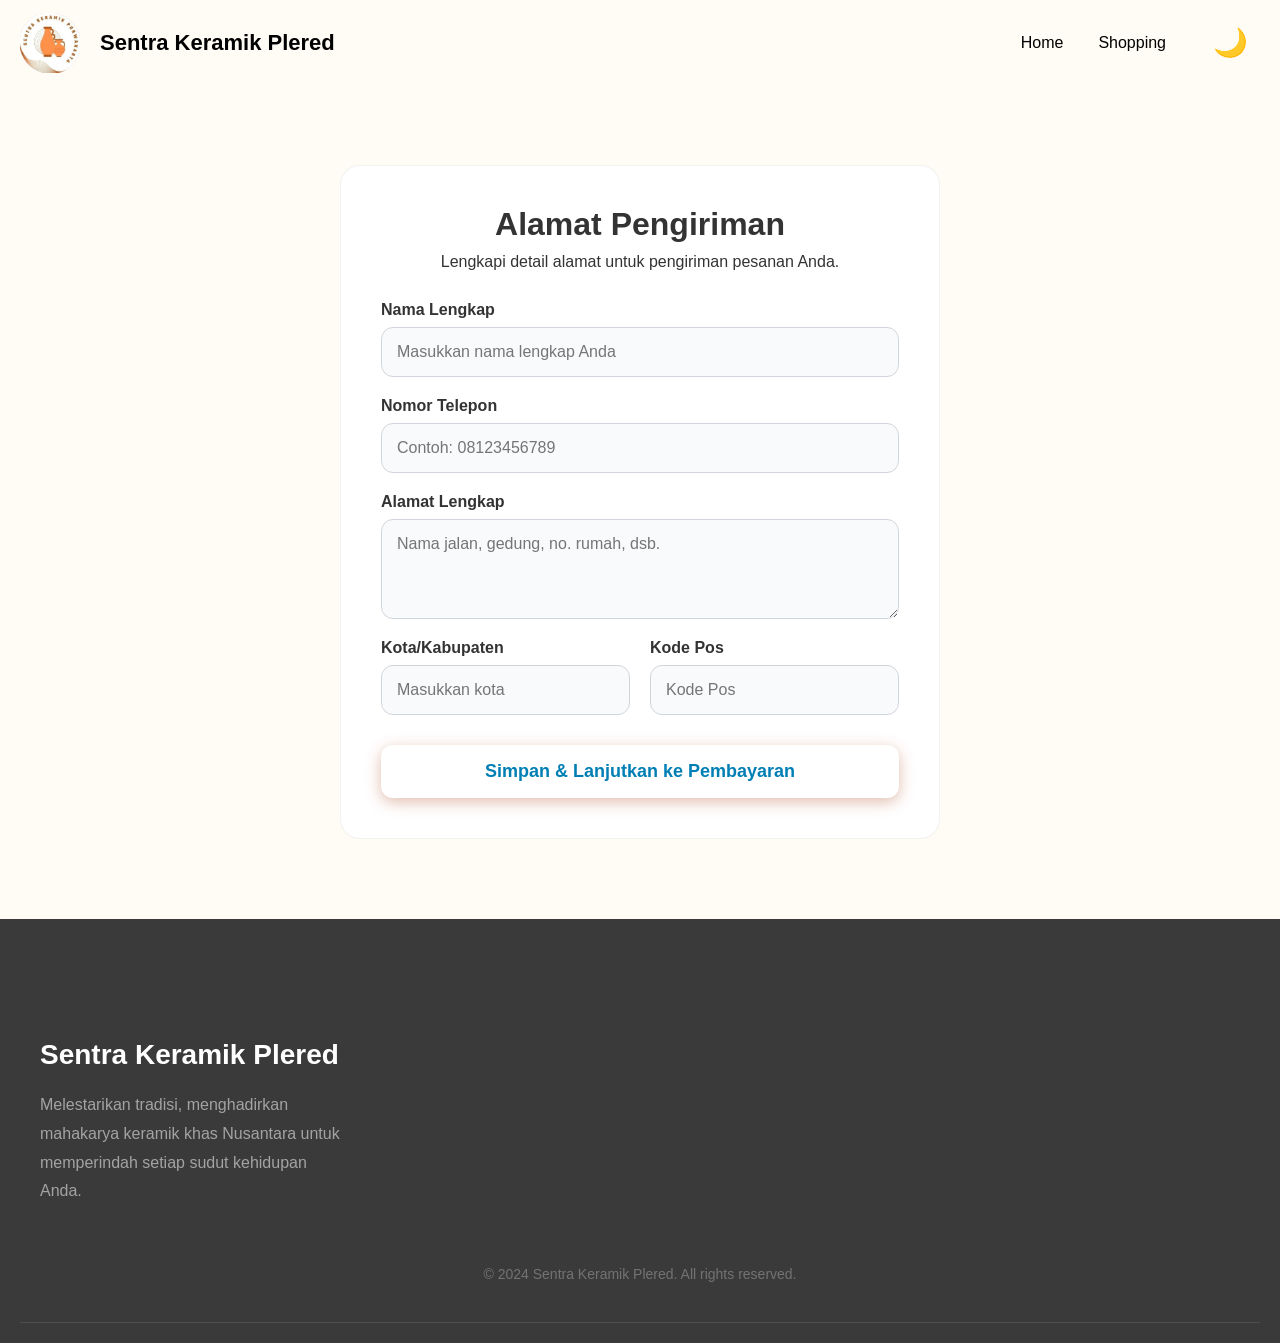
<file: address.html>
<!doctype html>
<html lang="en">
  <head>
    <meta charset="UTF-8" />
    <meta name="viewport" content="width=device-width, initial-scale=1.0" />
    <title>Sentra Keramik Plered - Alamat Pengiriman</title>
    <link rel="stylesheet" href="global.css" />
    <link rel="stylesheet" href="address.css" />
    <link rel="stylesheet" href="darkmode.css">
  </head>

  <body>
    <header class="header-address">
      <nav class="nav-address">
        <div class="logo">
          <img src="gambar/images-removebg-preview.png" alt="Logo" />
          <h2>Sentra Keramik Plered</h2>
        </div>
        <ul>
          <li><a href="home.html">Home</a></li>
          <li><a href="shoppingpage.html">Shopping</a></li>
          <li>
            <button id="darkModeToggle" class="dark-toggle-btn" aria-label="Toggle Dark Mode">
              🌙
            </button>
          </li>
        </ul>
      </nav>
    </header>

    <main>
      <section class="address-section">
        <div class="address-card">
          <h2>Alamat Pengiriman</h2>
          <p class="subtitle">
            Lengkapi detail alamat untuk pengiriman pesanan Anda.
          </p>

          <form id="addressForm" action="checkout.html">
            <div class="form-group" id="group-name">
              <label for="name">Nama Lengkap</label>
              <input
                type="text"
                id="name"
                placeholder="Masukkan nama lengkap Anda"
              />
              <span class="error-message">Nama lengkap harus diisi.</span>
            </div>

            <div class="form-group" id="group-phone">
              <label for="phone">Nomor Telepon</label>
              <input type="text" id="phone" placeholder="Contoh: 08123456789" />
              <span class="error-message"
                >Nomor telepon harus diisi dengan angka (min. 10 digit).</span
              >
            </div>

            <div class="form-group" id="group-address">
              <label for="address">Alamat Lengkap</label>
              <textarea
                id="address"
                placeholder="Nama jalan, gedung, no. rumah, dsb."
              ></textarea>
              <span class="error-message">Alamat lengkap harus diisi.</span>
            </div>

            <div class="form-row">
              <div class="form-group" id="group-city">
                <label for="city">Kota/Kabupaten</label>
                <input type="text" id="city" placeholder="Masukkan kota" />
                <span class="error-message">Kota harus diisi.</span>
              </div>

              <div class="form-group" id="group-zip">
                <label for="zip">Kode Pos</label>
                <input type="text" id="zip" placeholder="Kode Pos" />
                <span class="error-message">Kode pos harus berupa angka.</span>
              </div>
            </div>

            <button type="submit" class="btn-submit">
              Simpan & Lanjutkan ke Pembayaran
            </button>
          </form>
        </div>
      </section>
    </main>

    <footer>
      <div
        class="footer-container"
        style="
          max-width: 1300px;
          margin: auto;
          display: flex;
          justify-content: space-between;
          flex-wrap: wrap;
          gap: 40px;
          border-bottom: 1px solid rgba(255, 255, 255, 0.1);
          padding-bottom: 40px;
          background-color: var(--color-charcoal);
          color: white;
          padding: 60px 20px 20px;
        "
      >
        <div class="footer-brand" style="flex: 1; min-width: 250px">
          <h2 style="color: white; font-size: 28px; margin-bottom: 20px">
            Sentra Keramik Plered
          </h2>
          <p style="color: #a3a3a3; line-height: 1.8">
            Melestarikan tradisi, menghadirkan mahakarya keramik khas Nusantara
            untuk memperindah setiap sudut kehidupan Anda.
          </p>
        </div>
        <div
          class="footer-bottom"
          style="
            width: 100%;
            text-align: center;
            padding-top: 20px;
            padding-bottom: 20px;
            color: #737373;
            font-size: 14px;
          "
        >
          <p>&copy; 2024 Sentra Keramik Plered. All rights reserved.</p>
        </div>
      </div>
    </footer>

    <script src="Java Script/js-address.js"></script>
    <script src="Java Script/darkmode.js"></script>
  </body>
</html>
</file>
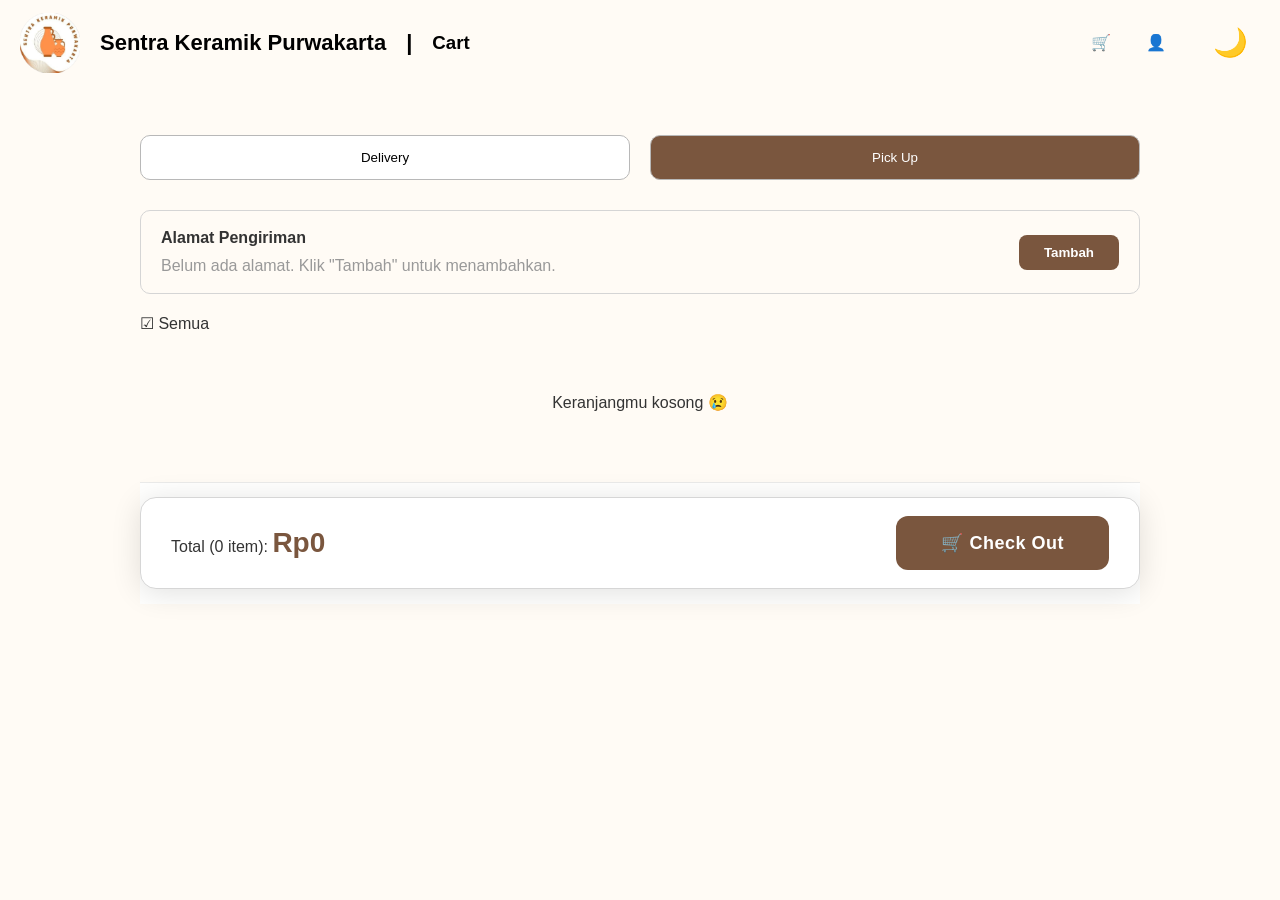
<file: cart.html>
<!doctype html>
<html lang="en">
  <head>
    <meta charset="UTF-8" />
    <meta name="viewport" content="width=device-width, initial-scale=1.0" />
    <title>Cart - Sentra Keramik Purwakarta</title>
    <link rel="stylesheet" href="global.css" />
    <link rel="stylesheet" href="cart.css" />
    <link rel="stylesheet" href="darkmode.css">
  </head>
  <body>
    <header class="detail-header">
      <nav class="detail-nav">
        <div class="logo">
          <img src="gambar/images-removebg-preview.png" alt="Logo" />
          <h2>Sentra Keramik Purwakarta</h2>
          <h2>|</h2>
          <h3>Cart</h3>
        </div>
        <ul>
          <li><a href="cart.html">🛒</a></li>
          <li><a>👤</a></li>
          <li>
            <button id="darkModeToggle" class="dark-toggle-btn" aria-label="Toggle Dark Mode">
              🌙
            </button>
          </li>
        </ul>
      </nav>
    </header>

    <main class="cart-page">
      <section class="delivery-option">
        <button class="delivery-btn">Delivery</button>
        <button class="pickup-btn active">Pick Up</button>
      </section>

      <section class="address-box">
        <div>
          <h4>Alamat Pengiriman</h4>
          <div id="addressDisplay" style="margin-top: 10px; color: #555;">
            <!-- Akan diisi oleh JavaScript -->
            <p style="color: #999;">Belum ada alamat. Klik "Tambah" untuk menambahkan.</p>
          </div>
        </div>
        <button onclick="window.location.href='address.html'">Tambah</button>
      </section>

      <!-- ganti "all-product" jadi "select-all" sesuai CSS -->
      <p class="select-all">☑ Semua</p>

      <!-- Container item cart, diisi oleh JavaScript -->
      <section class="cart-list" id="cartContainer">
    <!-- Dinamis -->
      </section>

      <!-- Floating Checkout Box -->
      <div class="checkout-wrapper">
          <section class="checkout-box">
              <p>
                  Total (<span id="checkedCount">0</span> item):
                  <strong id="totalHargaCart">Rp0</strong>
              </p>
              <button id="checkoutBtn">🛒 Check Out</button>
          </section>
      </div>
    </main>

    <script src="Java Script/cart.js"></script>
    <script src="Java Script/darkmode.js"></script>
  </body>
</html>
</file>
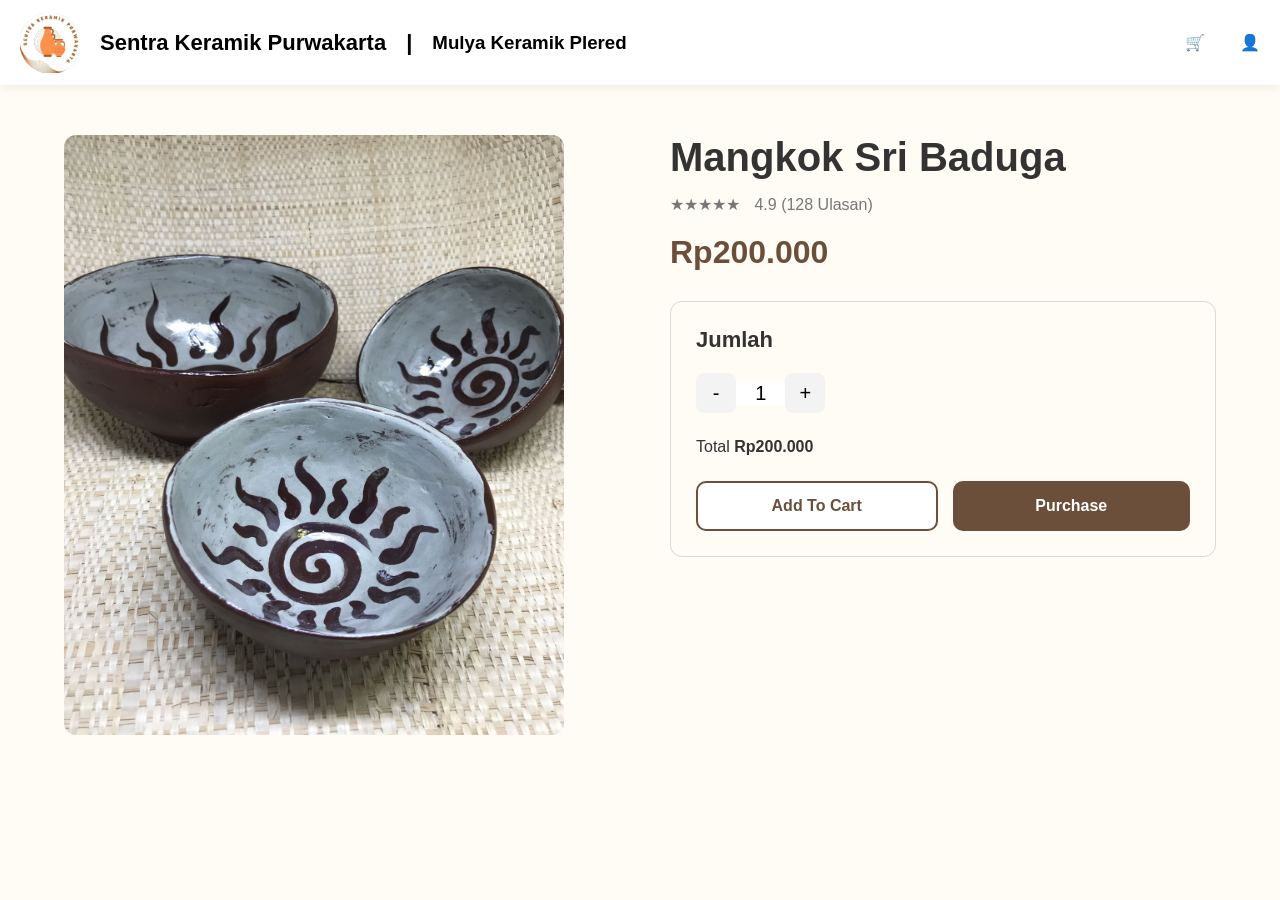
<file: produk-backup.html>
<!doctype html>
<html lang="en">
  <head>
    <meta charset="UTF-8" />
    <meta name="viewport" content="width=device-width, initial-scale=1.0" />
    <title>Produk</title>
    <link rel="stylesheet" href="global.css" />
    <link rel="stylesheet" href="produk.css" />
  </head>

  <body>
    <header class="detail-header">
      <nav class="detail-nav">
        <div class="logo">
          <img src="gambar/images-removebg-preview.png" alt="Logo" />
          <h2>Sentra Keramik Purwakarta</h2>
          <h2>|</h2>
          <h3>Mulya Keramik Plered</h3>
        </div>

        <ul>
          <li><a>🛒</a></li>
          <li><a>👤</a></li>
        </ul>
      </nav>
    </header>

    <main class="detail-page">
      <section class="product-detail">
        <figure class="product-image">
          <img
            src="gambar/7eb68d7aa9cc5bf129b096b294d853ad.jpg"
            alt="Mangkok Sri Baduga"
          />
        </figure>

        <article class="product-info">
          <section>
            <h1>Mangkok Sri Baduga</h1>

            <div class="rating">
              ★★★★★
              <span>4.9 (128 Ulasan)</span>
            </div>

            <p class="price">Rp200.000</p>
          </section>

          <section class="purchase-box">
            <h2>Jumlah</h2>

            <div class="quantity">
              <button>-</button>
              <input type="number" value="1" min="1" />
              <button>+</button>
            </div>

            <p>Total <strong>Rp200.000</strong></p>

            <div class="button-group">
              <button onclick="window.location.href='cart.html'">Add To Cart</button>
              <button onclick="window.location.href='checkout.html'">Purchase</button>
            </div>
          </section>
        </article>
      </section>
    </main>
  </body>
</html>
</file>
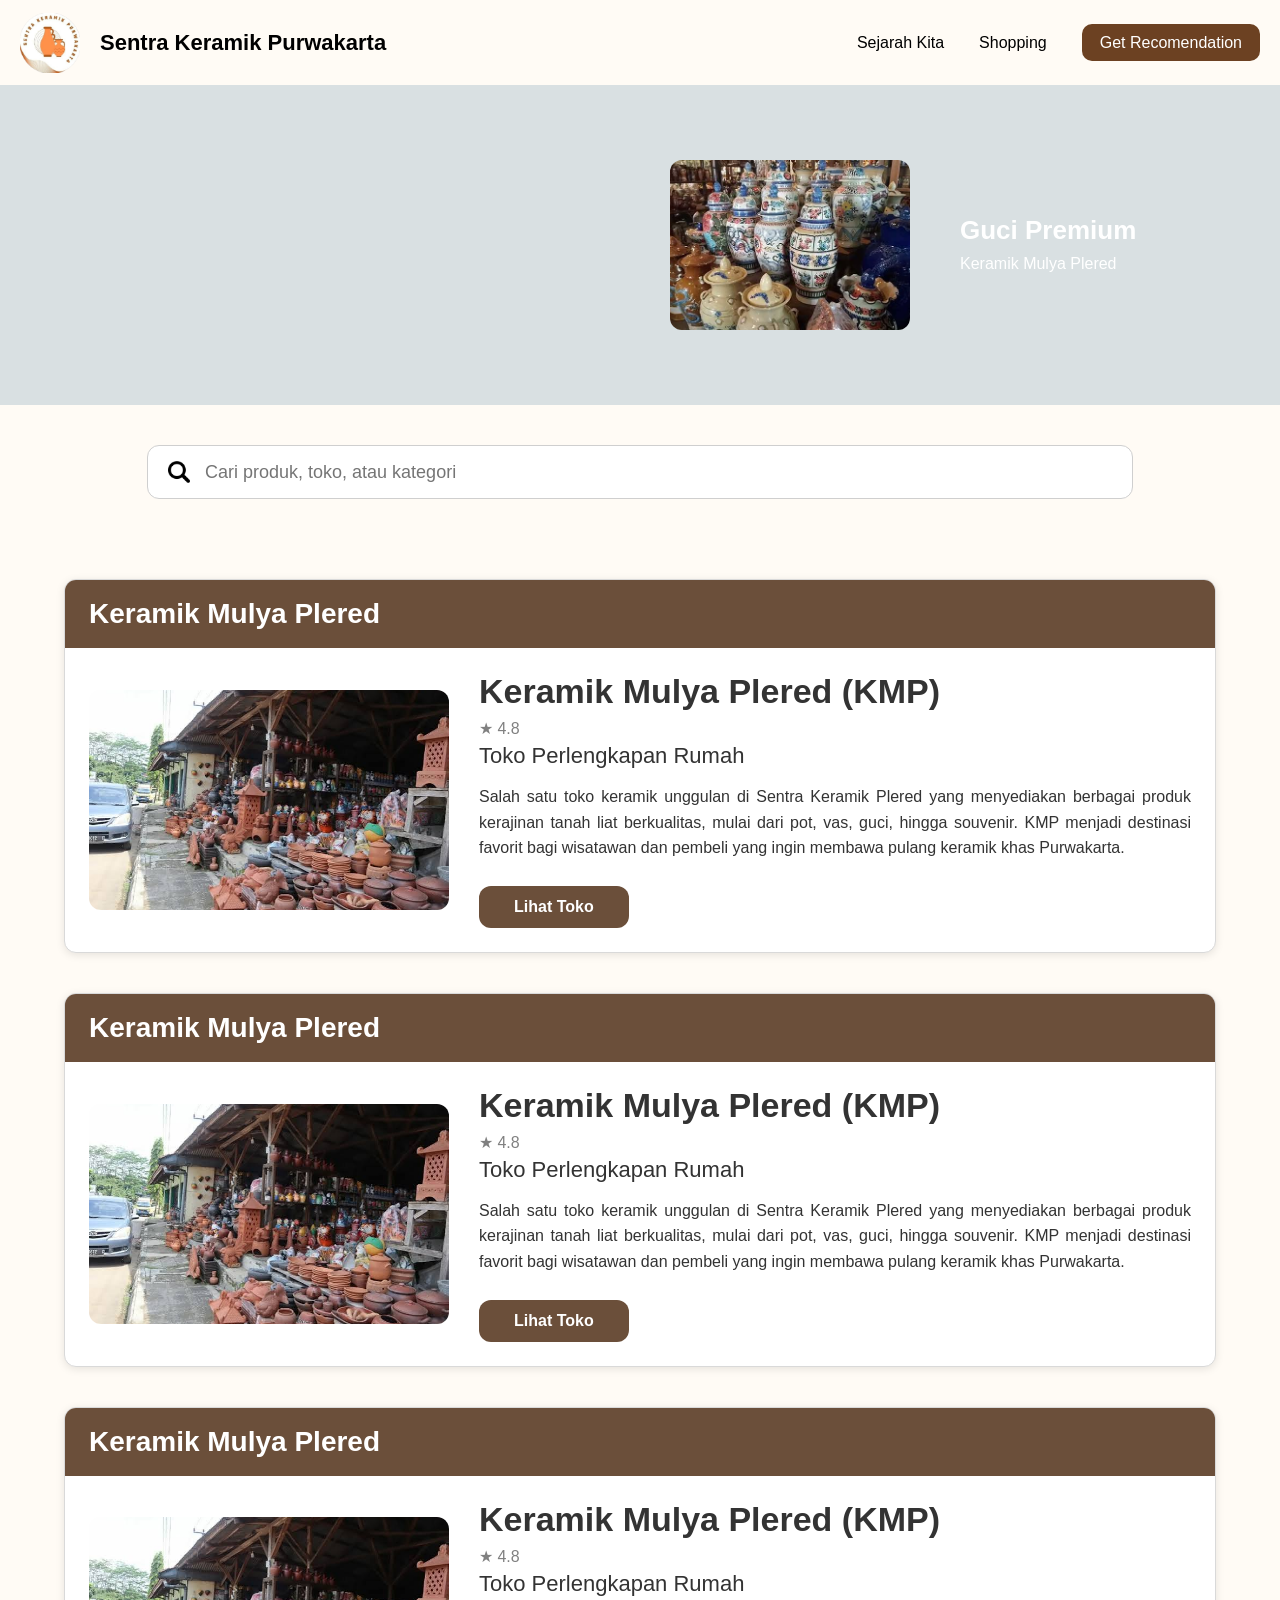
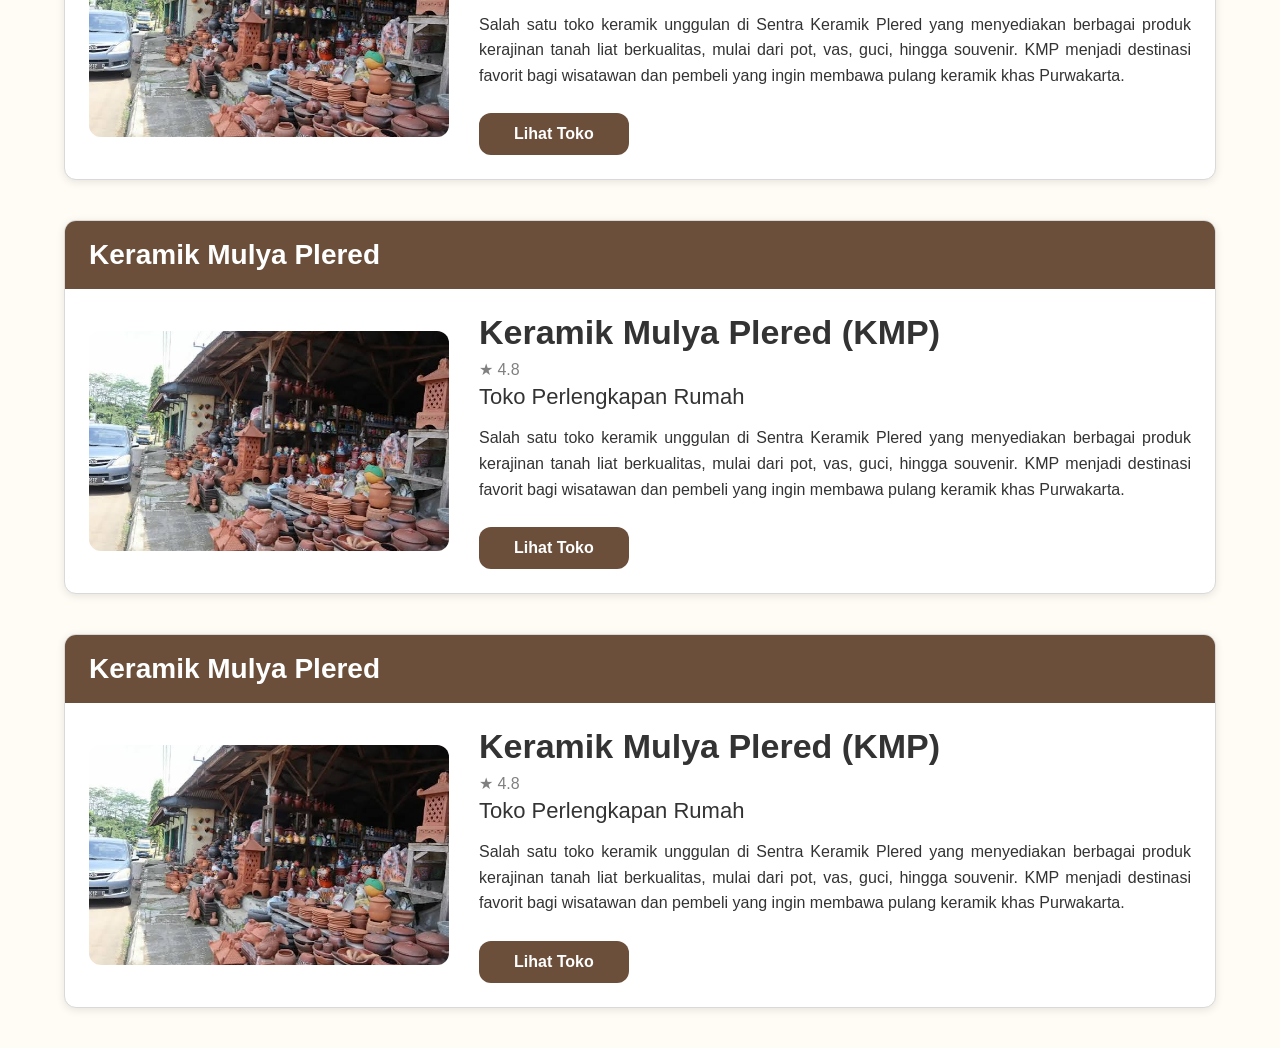
<file: shoppingpage-backup.html>
<!doctype html>
<html lang="en">
  <head>
    <meta charset="UTF-8" />
    <meta name="viewport" content="width=device-width, initial-scale=1.0" />
    <title>Document</title>
    <link rel="stylesheet" href="global.css" />
    <link rel="stylesheet" href="shopping.css" />
  </head>

  <body>
    <header class="header-shopping">
      <nav class="shopping-nav">
        <div class="logo">
          <img src="gambar/images-removebg-preview.png" />
          <h2>Sentra Keramik Purwakarta</h2>
        </div>
        <ul>
          <li><a class="nav-a-sejarah-kita" href="#">Sejarah Kita</a></li>
          <li><a class="nav-a-shopping" href="#">Shopping</a></li>
          <li><a class="nav-a-rekomendasi" href="#">Get Recomendation</a></li>
        </ul>
      </nav>
    </header>

    <main>
      <section class="featured">
        <button class="arrow">&#10094;</button>

        <article class="featured-card">
          <img src="gambar/images (2).jpeg" alt="Guci Premium" />

          <div class="featured-info">
            <h2>Guci Premium</h2>

            <p>Keramik Mulya Plered</p>
          </div>
        </article>

        <article class="featured-card">
          <img src="gambar/images (2).jpeg" alt="Guci Premium" />

          <div class="featured-info">
            <h2>Guci Premium</h2>

            <p>Keramik Mulya Plered</p>
          </div>
        </article>

        <button class="arrow">&#10095;</button>
      </section>

      <section class="search-section">
        <div class="search-bar">
          <img src="gambar/magnifying-glass.png" alt="Search" />
          <input type="text" placeholder="Cari produk, toko, atau kategori" />
        </div>
      </section>

      <section class="store-list">
        <article class="store-card">
          <div class="store-title">
            <h3>Keramik Mulya Plered</h3>
          </div>

          <div class="store-content">
            <img src="gambar/images (1).jpeg" alt="Keramik Mulya Plered" />

            <div class="store-info">
              <h2>Keramik Mulya Plered (KMP)</h2>

              <p class="rating">★ 4.8</p>

              <p class="category">Toko Perlengkapan Rumah</p>

              <p class="description">
                Salah satu toko keramik unggulan di Sentra Keramik Plered yang
                menyediakan berbagai produk kerajinan tanah liat berkualitas,
                mulai dari pot, vas, guci, hingga souvenir. KMP menjadi
                destinasi favorit bagi wisatawan dan pembeli yang ingin membawa
                pulang keramik khas Purwakarta.
              </p>

              <a class="btn-store" href="storepage.html"> Lihat Toko </a>
            </div>
          </div>
        </article>
      </section>

      <section class="store-list">
        <article class="store-card">
          <div class="store-title">
            <h3>Keramik Mulya Plered</h3>
          </div>

          <div class="store-content">
            <img src="gambar/images (1).jpeg" alt="Keramik Mulya Plered" />

            <div class="store-info">
              <h2>Keramik Mulya Plered (KMP)</h2>

              <p class="rating">★ 4.8</p>

              <p class="category">Toko Perlengkapan Rumah</p>

              <p class="description">
                Salah satu toko keramik unggulan di Sentra Keramik Plered yang
                menyediakan berbagai produk kerajinan tanah liat berkualitas,
                mulai dari pot, vas, guci, hingga souvenir. KMP menjadi
                destinasi favorit bagi wisatawan dan pembeli yang ingin membawa
                pulang keramik khas Purwakarta.
              </p>

              <a href="#" class="btn-store"> Lihat Toko </a>
            </div>
          </div>
        </article>
      </section>

      <section class="store-list">
        <article class="store-card">
          <div class="store-title">
            <h3>Keramik Mulya Plered</h3>
          </div>

          <div class="store-content">
            <img src="gambar/images (1).jpeg" alt="Keramik Mulya Plered" />

            <div class="store-info">
              <h2>Keramik Mulya Plered (KMP)</h2>

              <p class="rating">★ 4.8</p>

              <p class="category">Toko Perlengkapan Rumah</p>

              <p class="description">
                Salah satu toko keramik unggulan di Sentra Keramik Plered yang
                menyediakan berbagai produk kerajinan tanah liat berkualitas,
                mulai dari pot, vas, guci, hingga souvenir. KMP menjadi
                destinasi favorit bagi wisatawan dan pembeli yang ingin membawa
                pulang keramik khas Purwakarta.
              </p>

              <a href="#" class="btn-store"> Lihat Toko </a>
            </div>
          </div>
        </article>
      </section>

      <section class="store-list">
        <article class="store-card">
          <div class="store-title">
            <h3>Keramik Mulya Plered</h3>
          </div>

          <div class="store-content">
            <img src="gambar/images (1).jpeg" alt="Keramik Mulya Plered" />

            <div class="store-info">
              <h2>Keramik Mulya Plered (KMP)</h2>

              <p class="rating">★ 4.8</p>

              <p class="category">Toko Perlengkapan Rumah</p>

              <p class="description">
                Salah satu toko keramik unggulan di Sentra Keramik Plered yang
                menyediakan berbagai produk kerajinan tanah liat berkualitas,
                mulai dari pot, vas, guci, hingga souvenir. KMP menjadi
                destinasi favorit bagi wisatawan dan pembeli yang ingin membawa
                pulang keramik khas Purwakarta.
              </p>

              <a href="#" class="btn-store"> Lihat Toko </a>
            </div>
          </div>
        </article>
      </section>

      <section class="store-list">
        <article class="store-card">
          <div class="store-title">
            <h3>Keramik Mulya Plered</h3>
          </div>

          <div class="store-content">
            <img src="gambar/images (1).jpeg" alt="Keramik Mulya Plered" />

            <div class="store-info">
              <h2>Keramik Mulya Plered (KMP)</h2>

              <p class="rating">★ 4.8</p>

              <p class="category">Toko Perlengkapan Rumah</p>

              <p class="description">
                Salah satu toko keramik unggulan di Sentra Keramik Plered yang
                menyediakan berbagai produk kerajinan tanah liat berkualitas,
                mulai dari pot, vas, guci, hingga souvenir. KMP menjadi
                destinasi favorit bagi wisatawan dan pembeli yang ingin membawa
                pulang keramik khas Purwakarta.
              </p>

              <a href="#" class="btn-store"> Lihat Toko </a>
            </div>
          </div>
        </article>
      </section>
    </main>
  </body>
</html>
</file>
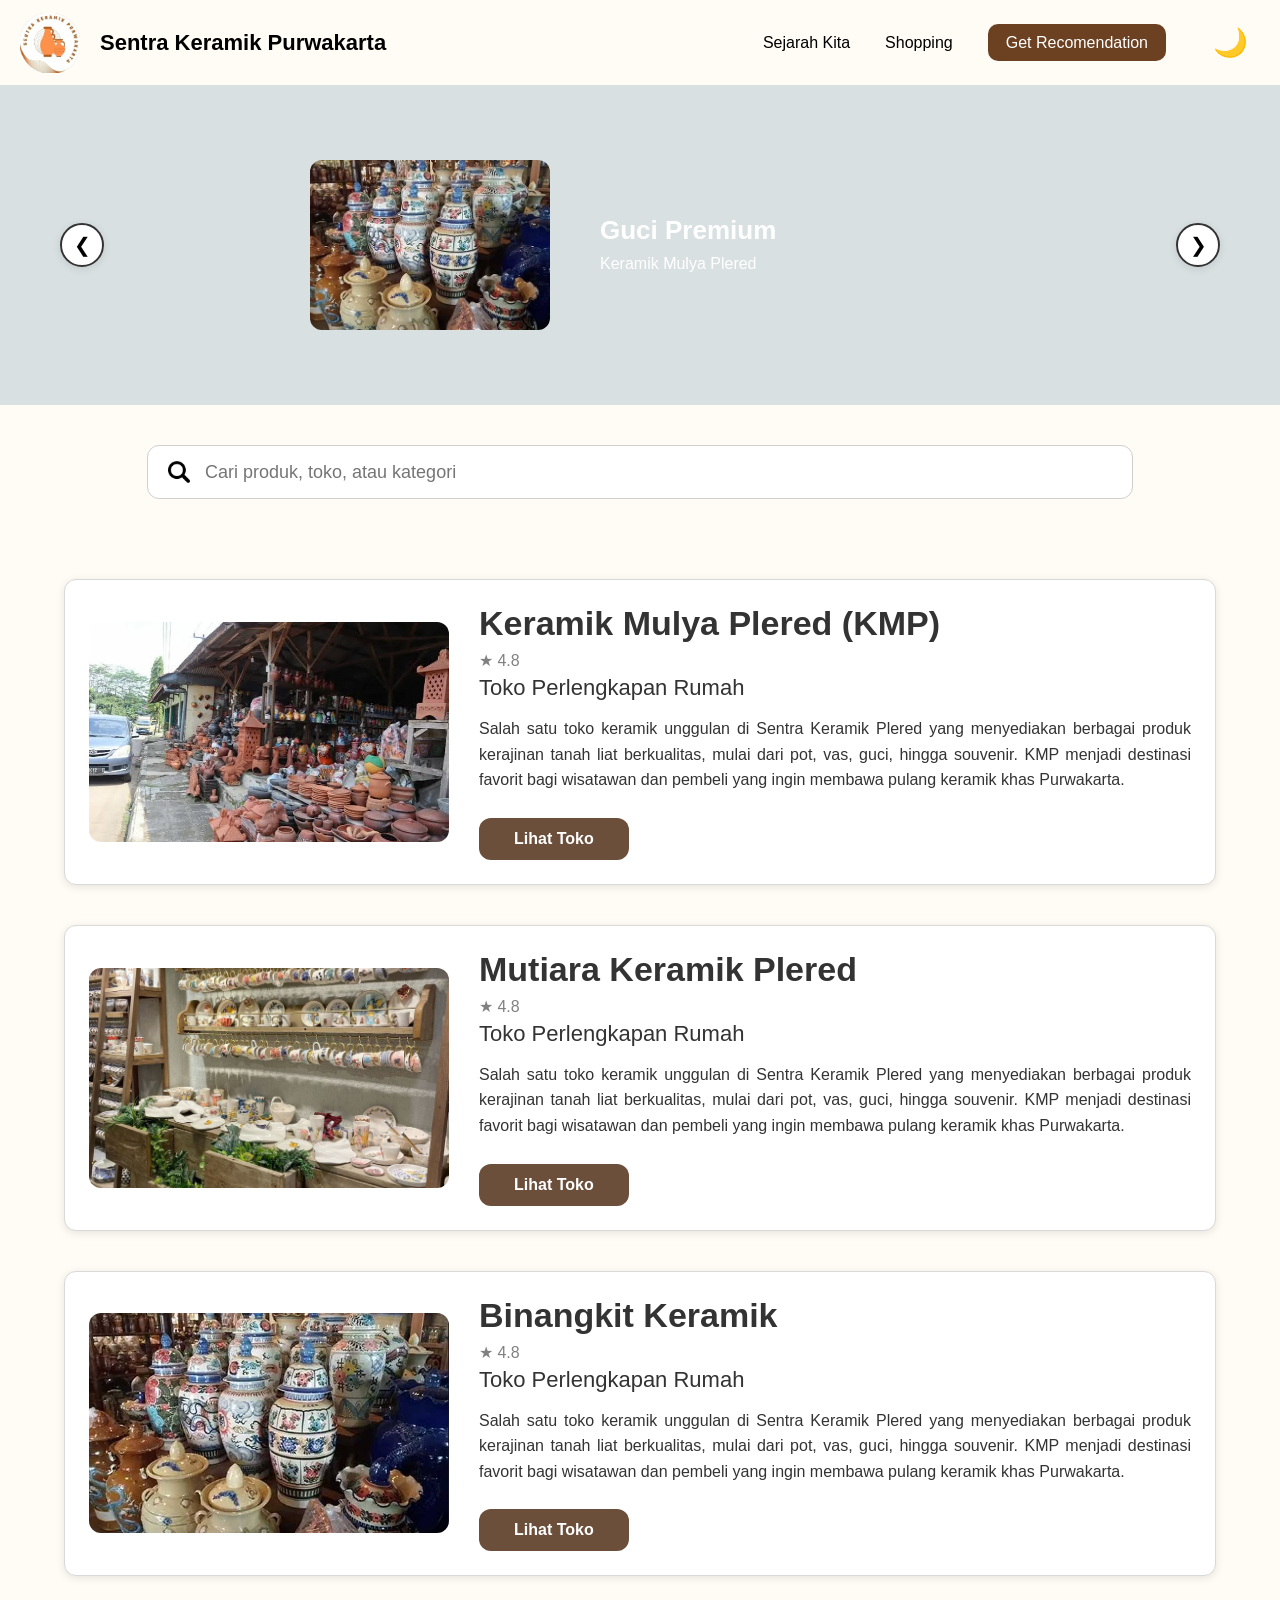
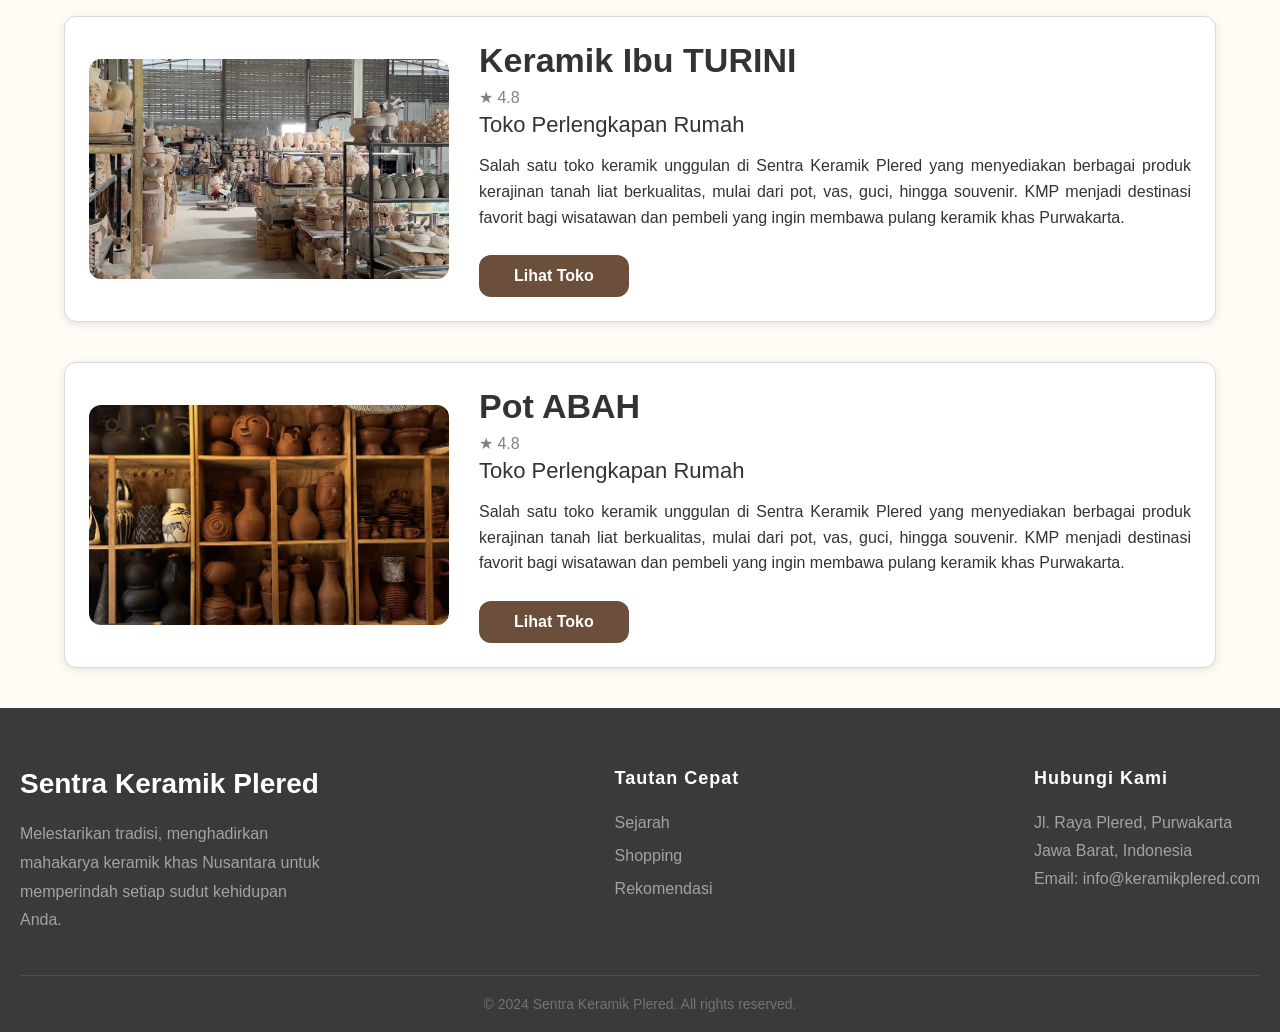
<file: shoppingpage.html>
<!doctype html>
<html lang="en">
  <head>
    <meta charset="UTF-8" />
    <meta name="viewport" content="width=device-width, initial-scale=1.0" />
    <title>Document</title>
    <link rel="stylesheet" href="global.css" />
    <link rel="stylesheet" href="shopping.css" />
    <link rel="stylesheet" href="darkmode.css" />
  </head>

  <body>
    <header class="header-shopping">
      <nav class="shopping-nav">
        <div class="logo">
          <img src="gambar/images-removebg-preview.png" />
          <h2>Sentra Keramik Purwakarta</h2>
        </div>
        <ul>
          <li><a class="nav-a-sejarah-kita" href="#">Sejarah Kita</a></li>
          <li><a class="nav-a-shopping" href="#">Shopping</a></li>
          <li><a class="nav-a-rekomendasi" href="#">Get Recomendation</a></li>
          <li>
            <button id="darkModeToggle" class="dark-toggle-btn" aria-label="Toggle Dark Mode">
              🌙
            </button>
          </li>
        </ul>
      </nav>
    </header>

    <main>
      <section class="featured">
        <button class="arrow" id="prevBtn">&#10094;</button>

        <!-- Tambahkan wrapper ini -->
        <div class="featured-track-wrapper">
          <div class="featured-track">
            <article class="featured-card">
              <img src="gambar/images (2).jpeg" alt="Guci Premium" />
              <div class="featured-info">
                <h2>Guci Premium</h2>
                <p>Keramik Mulya Plered</p>
              </div>
            </article>

            <article class="featured-card">
              <img
                src="gambar/76174f30ec13c76271c582cf88e8a399.jpg"
                alt="Guci Premium"
              />
              <div class="featured-info">
                <h2>Kalung Ria</h2>
                <p>Mutiara Keramik Plered</p>
              </div>
            </article>

            <!-- (Opsional) Anda bisa menduplikasi <article> lagi di sini, 
           slider akan otomatis menanganinya -->
            <article class="featured-card">
              <img src="gambar/images (2).jpeg" alt="Guci Premium" />
              <div class="featured-info">
                <h2>Guci Premium</h2>
                <p>Keramik Mulya Plered</p>
              </div>
            </article>

            <article class="featured-card">
              <img
                src="gambar/72d30ffd41e743de387db4d49b1f4c38.jpg"
                alt="Guci Premium"
              />
              <div class="featured-info">
                <h2>Vas Gerabah</h2>
                <p>Keramik Ibu Turini</p>
              </div>
            </article>
          </div>
        </div>

        <button class="arrow" id="nextBtn">&#10095;</button>
      </section>

      <section class="search-section">
        <div class="search-bar">
          <img src="gambar/magnifying-glass.png" alt="Search" />
          <input type="text" placeholder="Cari produk, toko, atau kategori" />
        </div>
      </section>

      <section class="store-list">
        <article class="store-card">
          <div class="store-content">
            <img src="gambar/images (1).jpeg" alt="Keramik Mulya Plered" />

            <div class="store-info">
              <h2>Keramik Mulya Plered (KMP)</h2>

              <p class="rating">★ 4.8</p>

              <p class="category">Toko Perlengkapan Rumah</p>

              <p class="description">
                Salah satu toko keramik unggulan di Sentra Keramik Plered yang
                menyediakan berbagai produk kerajinan tanah liat berkualitas,
                mulai dari pot, vas, guci, hingga souvenir. KMP menjadi
                destinasi favorit bagi wisatawan dan pembeli yang ingin membawa
                pulang keramik khas Purwakarta.
              </p>

              <a href="storepage.html" class="btn-store"> Lihat Toko </a>
            </div>
          </div>
        </article>
      </section>

      <section class="store-list">
        <article class="store-card">
          <div class="store-content">
            <img
              src="gambar/820ce7ef643b84913a944de6e4b6540e.jpg"
              alt="Keramik Mulya Plered"
            />

            <div class="store-info">
              <h2>Mutiara Keramik Plered</h2>

              <p class="rating">★ 4.8</p>

              <p class="category">Toko Perlengkapan Rumah</p>

              <p class="description">
                Salah satu toko keramik unggulan di Sentra Keramik Plered yang
                menyediakan berbagai produk kerajinan tanah liat berkualitas,
                mulai dari pot, vas, guci, hingga souvenir. KMP menjadi
                destinasi favorit bagi wisatawan dan pembeli yang ingin membawa
                pulang keramik khas Purwakarta.
              </p>

              <a class="btn-store" href="storepage.html"> Lihat Toko </a>
            </div>
          </div>
        </article>
      </section>

      <section class="store-list">
        <article class="store-card">
          <div class="store-content">
            <img src="gambar/images (2).jpeg" alt="Keramik Mulya Plered" />

            <div class="store-info">
              <h2>Binangkit Keramik</h2>

              <p class="rating">★ 4.8</p>

              <p class="category">Toko Perlengkapan Rumah</p>

              <p class="description">
                Salah satu toko keramik unggulan di Sentra Keramik Plered yang
                menyediakan berbagai produk kerajinan tanah liat berkualitas,
                mulai dari pot, vas, guci, hingga souvenir. KMP menjadi
                destinasi favorit bagi wisatawan dan pembeli yang ingin membawa
                pulang keramik khas Purwakarta.
              </p>

              <a href="#" class="btn-store"> Lihat Toko </a>
            </div>
          </div>
        </article>
      </section>

      <section class="store-list">
        <article class="store-card">
          <div class="store-content">
            <img
              src="gambar/dab2ea6b0b2a3b94a374d3cfaf8bfc2b.jpg"
              alt="Keramik Mulya Plered"
            />

            <div class="store-info">
              <h2>Keramik Ibu TURINI</h2>

              <p class="rating">★ 4.8</p>

              <p class="category">Toko Perlengkapan Rumah</p>

              <p class="description">
                Salah satu toko keramik unggulan di Sentra Keramik Plered yang
                menyediakan berbagai produk kerajinan tanah liat berkualitas,
                mulai dari pot, vas, guci, hingga souvenir. KMP menjadi
                destinasi favorit bagi wisatawan dan pembeli yang ingin membawa
                pulang keramik khas Purwakarta.
              </p>

              <a href="#" class="btn-store"> Lihat Toko </a>
            </div>
          </div>
        </article>
      </section>

      <section class="store-list">
        <article class="store-card">
          <div class="store-content">
            <img
              src="gambar/ee352de3b0dd05f4d70c4e6aeb0d5bd4.jpg"
              alt="Keramik Mulya Plered"
            />

            <div class="store-info">
              <h2>Pot ABAH</h2>

              <p class="rating">★ 4.8</p>

              <p class="category">Toko Perlengkapan Rumah</p>

              <p class="description">
                Salah satu toko keramik unggulan di Sentra Keramik Plered yang
                menyediakan berbagai produk kerajinan tanah liat berkualitas,
                mulai dari pot, vas, guci, hingga souvenir. KMP menjadi
                destinasi favorit bagi wisatawan dan pembeli yang ingin membawa
                pulang keramik khas Purwakarta.
              </p>

              <a href="#" class="btn-store"> Lihat Toko </a>
            </div>
          </div>
        </article>
      </section>
    </main>

    <footer>
      <div class="footer-container">
        <div class="footer-brand">
          <h2>Sentra Keramik Plered</h2>
          <p>
            Melestarikan tradisi, menghadirkan mahakarya keramik khas Nusantara
            untuk memperindah setiap sudut kehidupan Anda.
          </p>
        </div>
        <div class="footer-links">
          <h3>Tautan Cepat</h3>
          <ul>
            <li><a href="#sejarah">Sejarah</a></li>
            <li><a href="shoppingpage.html">Shopping</a></li>
            <li><a href="#">Rekomendasi</a></li>
          </ul>
        </div>
        <div class="footer-contact">
          <h3>Hubungi Kami</h3>
          <p>Jl. Raya Plered, Purwakarta</p>
          <p>Jawa Barat, Indonesia</p>
          <p>Email: info@keramikplered.com</p>
        </div>
      </div>
      <div class="footer-bottom">
        <p>&copy; 2024 Sentra Keramik Plered. All rights reserved.</p>
      </div>
    </footer>
    <script src="Java Script/darkmode.js"></script>
    <script src="Java Script/js-shopping.js"></script>
  </body>
</html>
</file>
<file: global.css>
/* ============================
   GOOGLE FONT & RESET
============================ */
html{
    scroll-behavior: smooth;
}

*{
    margin: 0;
    padding: 0;
    box-sizing: border-box;
}

body{
    font-family: sans-serif;
    color: #333333;
    background-color: #fffbf5;
}


/* ============================
   NAVBAR
============================ */

nav{
    width: 100%;
    max-width: 1300px;
    height: 85px;
    color: #ffffff;
    margin: auto;
    padding: 0 20px;
    display: flex;
    justify-content: space-between;
    align-items: center;

    position: relative;
    z-index: 10;
    transition: 0.3s;
}

nav:hover{
    background-color: rgb(255, 255, 255);
    h2{
        color: rgb(0, 0, 0);
    }
    .nav-a-sejarah-kita{
        color: rgb(0, 0, 0);
    }
    .nav-a-shopping{
        color: rgb(0, 0, 0);
    }
}
/* ============================
   LOGO
============================ */

.logo{
    display: flex;
    align-items: center;
    gap: 20px;
}

.logo img{
    width: 60px;
    height: 60px;
}

.logo h2{
    font-size: 22px;
    font-weight: 600;
    color: #ffffff;
    transition: 0.3s;
}


/* ============================
   NAVIGATION MENU
============================ */

nav ul{
    display: flex;
    align-items: center;
    gap: 35px;
    list-style: none;
}

nav ul li{
    list-style: none;
}

nav a{
    color: #000000;
    text-decoration: none;
    font-size: 16px;
    font-weight: 500;
    transition: .3s;
}

/* ====================================================
   SEJARAH KITA, SHOPPING, and RECOMMENDATION BUTTON
==================================================== */
.nav-a-sejarah-kita{
    border-bottom: #33333300;
}
.nav-a-sejarah-kita:hover{
    border-bottom: 2px solid rgb(0, 114, 167);
    transition: all 0.3s ease;
}

.nav-a-shopping{
    border-bottom: #33333300;
}
.nav-a-shopping:hover{
    border-bottom: 2px solid rgb(0, 114, 167);
}

.nav-a-rekomendasi{
    background-color: rgb(108, 65, 34);
    color: white !important;

    padding: 10px 18px;

    border-radius: 10px;
}

.nav-a-rekomendasi:hover{
    background-color: rgb(54, 24, 0);
}

/*ADDRESS-NAV*/
.header-address .logo h2{
    color: black;
}
/* ============================
   HEADER VARIATIONS
============================ */

/* HOME */

.header-home .logo{
    color: white;
}

.header-home a{
    color: white;
}

/* SHOPPING */
.header-shopping .logo h2{
    color: rgb(0, 0, 0);
}

/* STORE */

.header-store .logo{
    color: rgb(253, 249, 249);
}

.header-store .nav-a-sejarah-kita{
    color: rgb(255, 255, 255);
}

.header-store .nav-a-shopping{
    color: rgb(255, 255, 255);
}

.header-store .nav-a-rekomendasi{
    color: white;
}


/* DETAIL */

.detail-header .logo h2{
    color: #000000;
}

.detail-header a{
    color: #333;
}

.detail-header .nav-a-rekomendasi{
    color: rgb(0, 0, 0);
}


.header-store nav a{
    color: rgb(0, 0, 0);
}

.detail-header .logo h3{
    color: #000000;
}

body.dark-mode .logo h3 {
    color: #e0e0e0 !important;
}

/*CART*/
.header-cart .logo h2{
    color: rgb(0, 0, 0);
}

.header-cart .logo h3{
    color: black;
}

body.dark-mode .logo h3 {
    color: #e0e0e0 !important;
}

/* ============================
   BUTTON
============================ */

button{
    cursor: pointer;
    border: none;
    outline: none;
    font-family: inherit;
}


/* ============================
   IMAGE
============================ */

img{
    display: block;
    max-width: 100%;
}


/* ============================
   LINK
============================ */

a{
    transition: .3s;
}


/* ============================
   SECTION CONTAINER
============================ */

.container{
    width: 90%;
    max-width: 1300px;
    margin: auto;
}

/* ============================
   FOOTER
============================ */
footer {
    color: white;
    padding: 60px 20px 20px;
    background-color: #3A3A3A;
}

.footer-container {
    max-width: 1300px;
    margin: auto;
    display: flex;
    justify-content: space-between;
    flex-wrap: wrap;
    gap: 40px;
    border-bottom: 1px solid rgba(255,255,255,0.1);
    padding-bottom: 40px;
}

.footer-brand h2 {
    color: white;
    font-size: 28px;
    margin-bottom: 20px;
}

.footer-brand p {
    color: #a3a3a3;
    max-width: 300px;
    line-height: 1.8;
}

.footer-links h3, .footer-contact h3 {
    color: white;
    font-size: 18px;
    margin-bottom: 25px;
    letter-spacing: 1px;
}

.footer-links ul {
    list-style: none;
}

.footer-links li {
    margin-bottom: 15px;
}

.footer-links a {
    color: #a3a3a3;
    text-decoration: none;
    transition: var(--transition);
}

.footer-links a:hover {
    color: var(--color-terracotta);
    padding-left: 5px;
}

.footer-contact p {
    color: #a3a3a3;
    margin-bottom: 10px;
}

.footer-bottom {
    text-align: center;
    padding-top: 20px;
    color: #737373;
    font-size: 14px;
}

@media (max-width: 992px) {

    .nav-a-rekomendasi{
        display: none;
    }

    nav ul{
        gap: 20px;
    }

    .logo img{
        width: 50px;
        height: 50px;
    }

    .logo h2{
        font-size: 18px;
    }
}

@media (max-width: 768px){

    nav{
        padding: 15px 25px;
    }

    nav ul{
        gap: 15px;
    }

    nav ul li a{
        font-size: 14px;
    }

    .logo img{
        width: 42px;
        height: 42px;
    }

    .logo h2{
        font-size: 16px;
    }
}
</file>
<file: address.css>
/* ============================
   ADDRESS PAGE HEADER
============================ */
.header-address {
    background-color: var(--color-charcoal);
    position: relative;
    z-index: 100;
}

/* ============================
   ADDRESS FORM SECTION
============================ */
.address-section {
    padding: 80px 20px;
    background-color: var(--color-cream);
    min-height: calc(100vh - 90px);
    display: flex;
    justify-content: center;
    align-items: center;
}

.address-card {
    background: white;
    width: 100%;
    max-width: 600px;
    padding: 40px;
    border-radius: 20px;
    box-shadow: var(--shadow-soft);
    border: 1px solid rgba(0,0,0,0.05);
}

.address-card h2 {
    font-size: 32px;
    margin-bottom: 10px;
    color: var(--color-charcoal);
    text-align: center;
}

.address-card p.subtitle {
    text-align: center;
    color: var(--color-text-body);
    margin-bottom: 30px;
}

.form-group {
    margin-bottom: 20px;
    display: flex;
    flex-direction: column;
}

.form-group label {
    font-weight: 600;
    margin-bottom: 8px;
    color: var(--color-brown-dark);
}

.form-group input, 
.form-group textarea {
    width: 100%;
    padding: 15px;
    border: 1px solid #d1d5db;
    border-radius: 12px;
    background-color: #f9fafb;
    font-family: inherit;
    font-size: 16px;
    color: var(--color-charcoal);
    transition: var(--transition);
}

.form-group textarea {
    resize: vertical;
    min-height: 100px;
}

.form-group input:focus,
.form-group textarea:focus {
    outline: none;
    border-color: var(--color-terracotta);
    box-shadow: 0 0 0 4px rgba(181, 91, 53, 0.1);
    background-color: white;
}

.form-row {
    display: flex;
    gap: 20px;
}

.form-row .form-group {
    flex: 1;
}

/* Error States */
.form-group.error input,
.form-group.error textarea {
    border-color: #ef4444;
    background-color: #fef2f2;
}

.error-message {
    color: #ef4444;
    font-size: 14px;
    margin-top: 6px;
    display: none;
}

.form-group.error .error-message {
    display: block;
    animation: fadeIn 0.3s ease;
}

.btn-submit {
    width: 100%;
    padding: 16px;
    background-color: var(--color-terracotta);
    color: rgb(0, 127, 181);
    font-size: 18px;
    font-weight: 600;
    border-radius: 12px;
    margin-top: 10px;
    box-shadow: 0 4px 15px rgba(181, 91, 53, 0.4);
    transition: var(--transition);
}

.btn-submit:hover {
    background-color: var(--color-terracotta-dark);
    transform: translateY(-2px);
    box-shadow: 0 8px 25px rgba(181, 91, 53, 0.5);
}

@keyframes fadeIn {
    from { opacity: 0; transform: translateY(-5px); }
    to { opacity: 1; transform: translateY(0); }
}

@media (max-width: 600px) {
    .form-row {
        flex-direction: column;
        gap: 0;
    }
    .address-card {
        padding: 30px 20px;
    }
}
</file>
<file: darkmode.css>
/* ============================
   DARK MODE STYLES
   ============================ */

/* --- Toggle Button --- */
.dark-toggle-btn {
    background: none;
    border: none;
    font-size: 24px;
    cursor: pointer;
    transition: transform 0.3s ease;
    padding: 5px;
}

.dark-toggle-btn:hover {
    transform: scale(1.2) rotate(20deg);
}

/* --- Dark Mode Body --- */
body.dark-mode {
    background-color: #1a1a1a;
    color: #e0e0e0;
}

/* --- Dark Mode Navbar --- */
body.dark-mode nav {
    background-color: #2d2d2d !important;
}

body.dark-mode nav:hover {
    background-color: #2d2d2d !important;
}

body.dark-mode .logo h2 {
    color: #e0e0e0 !important;
}

body.dark-mode nav ul li a {
    color: #e0e0e0 !important;
}

body.dark-mode nav ul li a:hover {
    color: #ffb347 !important;
}

body.dark-mode .nav-a-rekomendasi {
    background-color: #6d4c3d !important;
    color: white !important;
}

body.dark-mode .nav-a-rekomendasi:hover {
    background-color: #8a5e4a !important;
}

/* --- Dark Mode Hero --- */
body.dark-mode .hero h1,
body.dark-mode .hero-text {
    color: #ffffff;
}

/* --- Dark Mode Timeline --- */
body.dark-mode .timeline {
    background-color: #1a1a1a;
}

body.dark-mode .timeline h2 {
    color: #e0e0e0;
}

body.dark-mode .timeline-text h3 {
    color: #ffb347;
}

body.dark-mode .timeline-text p {
    color: #c0c0c0;
}

body.dark-mode .section-title-center h2 {
    color: #e0e0e0;
}

body.dark-mode .section-title-center .eyebrow {
    color: #ffb347;
}

/* --- Dark Mode UMKM --- */
body.dark-mode .umkm {
    background-color: #1a1a1a;
}

body.dark-mode .umkm h2 {
    color: #e0e0e0;
}

body.dark-mode .umkm-card {
    background-color: #2d2d2d;
    border: 1px solid #404040;
}

body.dark-mode .umkm-card h3 {
    color: #e0e0e0;
}

body.dark-mode .umkm-card .description {
    color: #b0b0b0;
}

body.dark-mode .umkm-card .category {
    color: #aaaaaa;
}

/* --- Dark Mode Store / Shopping --- */
body.dark-mode .store-card {
    background-color: #2d2d2d;
    border-color: #404040;
}

body.dark-mode .store-info h2 {
    color: #e0e0e0;
}

body.dark-mode .store-info .description {
    color: #b0b0b0;
}

body.dark-mode .store-title {
    background-color: #4a3729;
}

body.dark-mode .featured {
    background-color: #2d2d2d !important;
}

body.dark-mode .featured-info h2,
body.dark-mode .featured-info p {
    color: #e0e0e0 !important;
}

/* --- Dark Mode Product Detail --- */
body.dark-mode .detail-header {
    background-color: #2d2d2d;
}

body.dark-mode .product-info h1 {
    color: #e0e0e0;
}

body.dark-mode .product-info .price {
    color: #ffb347;
}

body.dark-mode .purchase-box {
    border-color: #404040;
    background-color: #2d2d2d;
}

body.dark-mode .purchase-box h2 {
    color: #e0e0e0;
}

body.dark-mode .quantity button {
    background-color: #404040;
    color: #e0e0e0;
}

body.dark-mode .quantity button:hover {
    background-color: #555555;
}

body.dark-mode input[type="number"] {
    background-color: #2d2d2d;
    color: #e0e0e0;
}

body.dark-mode .button-group button:first-child {
    background-color: #2d2d2d;
    border-color: #ffb347;
    color: #ffb347;
}

body.dark-mode .button-group button:first-child:hover {
    background-color: #ffb347;
    color: #1a1a1a;
}

body.dark-mode .button-group button:last-child {
    background-color: #6d4c3d;
}

body.dark-mode .button-group button:last-child:hover {
    background-color: #8a5e4a;
}

body.dark-mode .product-specification table th {
    background-color: #2d2d2d;
    color: #e0e0e0;
}

body.dark-mode .product-specification table td {
    color: #c0c0c0;
}

body.dark-mode .product-specification table th,
body.dark-mode .product-specification table td {
    border-bottom-color: #404040;
}


/* --- Dark Mode Checkout --- */
body.dark-mode .order-card,
body.dark-mode .customer-card,
body.dark-mode .shipping-card,
body.dark-mode .payment-card,
body.dark-mode .summary-card {
    background-color: #2d2d2d;
    border-color: #404040;
}

body.dark-mode .card-title h3,
body.dark-mode .customer-card h3,
body.dark-mode .shipping-card h3,
body.dark-mode .payment-card h3,
body.dark-mode .summary-card h3 {
    color: #e0e0e0;
}

body.dark-mode .card-title p {
    color: #aaaaaa;
}

body.dark-mode .product-info h4 {
    color: #e0e0e0;
}

body.dark-mode .product-info p {
    color: #aaaaaa;
}

body.dark-mode .order-total {
    border-top-color: #404040;
}

body.dark-mode .order-total strong {
    color: #e0e0e0;
}

body.dark-mode .customer-info h4 {
    color: #e0e0e0;
}

body.dark-mode .customer-info p {
    color: #b0b0b0;
}

body.dark-mode .shipping-card label {
    color: #c0c0c0;
}

body.dark-mode .payment-list button {
    background-color: #2d2d2d;
    border-color: #404040;
    color: #e0e0e0;
}

body.dark-mode .payment-list button:hover {
    background-color: #6d4c3d;
    color: white;
}

body.dark-mode .payment-list button.active {
    background-color: #6d4c3d;
    color: white;
}

body.dark-mode .summary-row {
    color: #c0c0c0;
}

body.dark-mode .summary-total {
    color: #e0e0e0;
}

body.dark-mode .summary-card hr {
    border-top-color: #404040;
}

body.dark-mode .btn-bayar {
    background-color: #6d4c3d;
}

body.dark-mode .btn-bayar:hover {
    background-color: #8a5e4a;
}

/* --- Dark Mode Footer --- */
body.dark-mode footer {
    background-color: #1a1a1a;
}

body.dark-mode .footer-brand h2 {
    color: #e0e0e0;
}

body.dark-mode .footer-brand p {
    color: #aaaaaa;
}

body.dark-mode .footer-links h3,
body.dark-mode .footer-contact h3 {
    color: #e0e0e0;
}

body.dark-mode .footer-links a {
    color: #aaaaaa;
}

body.dark-mode .footer-links a:hover {
    color: #ffb347;
}

body.dark-mode .footer-contact p {
    color: #aaaaaa;
}

body.dark-mode .footer-bottom p {
    color: #888888;
}

/* --- Dark Mode Map --- */
body.dark-mode .peta-wrapper {
    box-shadow: 0 8px 25px rgba(0, 0, 0, 0.3);
}

/* --- Dark Mode Scrollbar --- */
body.dark-mode ::-webkit-scrollbar {
    width: 8px;
    height: 8px;
}

body.dark-mode ::-webkit-scrollbar-track {
    background: #2d2d2d;
}

body.dark-mode ::-webkit-scrollbar-thumb {
    background: #555555;
    border-radius: 4px;
}

body.dark-mode ::-webkit-scrollbar-thumb:hover {
    background: #777777;
}

/* --- Dark Mode Form Elements --- */
body.dark-mode input[type="text"],
body.dark-mode input[type="number"],
body.dark-mode input[type="email"],
body.dark-mode textarea,
body.dark-mode select {
    background-color: #2d2d2d;
    color: #e0e0e0;
    border-color: #404040;
}

body.dark-mode input[type="text"]::placeholder,
body.dark-mode input[type="number"]::placeholder {
    color: #888888;
}

/* --- Dark Mode Search Bar --- */
body.dark-mode .search-bar {
    background-color: #2d2d2d;
    border-color: #404040;
}

body.dark-mode .search-bar input {
    background-color: #2d2d2d;
    color: #e0e0e0;
}

body.dark-mode .search-bar input::placeholder {
    color: #888888;
}

body.dark-mode .search-bar p {
    color: #888888;
}

/* --- Dark Mode Category --- */
body.dark-mode .category-list .category {
    background-color: #2d2d2d00;
    border-color: #404040;
    color: #c0c0c0;
}

body.dark-mode .category-list .category.active {
    background-color: #40404000;
    color: #ffb347;
}

/* --- Dark Mode Store Hero --- */
body.dark-mode .shop-hero .overlay {
    background: rgba(0, 0, 0, 0.6);
}

body.dark-mode .shop-hero .overlay h1 {
    color: #ffffff;
}

body.dark-mode .shop-hero .overlay p {
    color: #e0e0e0;
}

/* --- Dark Mode Product Card --- */
body.dark-mode .product-card {
    background-color: #2d2d2d;
}

body.dark-mode .product-card h4 {
    color: #e0e0e0;
}

body.dark-mode .product-card p {
    color: #ffb347;
}

body.dark-mode .product-card a {
    color: #e0e0e0;
}

.dark-toggle-btn {
    background: none;
    border: none;
    font-size: 28px;
    cursor: pointer;
    transition: all 0.3s ease;
    padding: 8px 12px;
    border-radius: 50%;
}

.dark-toggle-btn:hover {
    transform: scale(1.2) rotate(20deg);
    background: rgba(255, 255, 255, 0.1);
}

/* Di mode gelap */
body.dark-mode .dark-toggle-btn {
    color: #ffb347;
}

/* --- Address Section Background --- */
body.dark-mode .address-section {
    background-color: #121212 !important;
}

/* --- Address Card --- */
body.dark-mode .address-card {
    background-color: #2d2d2d !important;
    border-color: #404040 !important;
    box-shadow: 0 8px 30px rgba(0, 0, 0, 0.5) !important;
}

body.dark-mode .address-card h2 {
    color: #e0e0e0 !important;
}

body.dark-mode .address-card p.subtitle {
    color: #aaaaaa !important;
}

/* --- Form Labels --- */
body.dark-mode .form-group label {
    color: #c0c0c0 !important;
}

/* --- Form Inputs & Textareas --- */
body.dark-mode .form-group input,
body.dark-mode .form-group textarea {
    background-color: #1e1e1e !important;
    color: #e9ecef !important;
    border-color: #404040 !important;
    caret-color: #e9ecef !important;
}

/* Placeholder */
body.dark-mode .form-group input::placeholder,
body.dark-mode .form-group textarea::placeholder {
    color: #888888 !important;
    opacity: 1 !important;
}

/* Input Focus */
body.dark-mode .form-group input:focus,
body.dark-mode .form-group textarea:focus {
    background-color: #2a2a2a !important;
    border-color: #4dabf7 !important;
    box-shadow: 0 0 0 4px rgba(77, 171, 247, 0.15) !important;
}

/* --- Error States di Dark Mode --- */
body.dark-mode .form-group.error input,
body.dark-mode .form-group.error textarea {
    border-color: #ff6b6b !important;
    background-color: #2a1a1a !important;
}

body.dark-mode .error-message {
    color: #ff6b6b !important;
}

/* --- Submit Button --- */
body.dark-mode .btn-submit {
    background-color: #6d4c3d !important;
    color: #ffffff !important;
    box-shadow: 0 4px 15px rgba(109, 76, 61, 0.4) !important;
}

body.dark-mode .btn-submit:hover {
    background-color: #8a5e4a !important;
    transform: translateY(-2px) !important;
    box-shadow: 0 8px 25px rgba(109, 76, 61, 0.5) !important;
}

/* --- Header Address di Dark Mode --- */
body.dark-mode .header-address {
    background-color: #1a1a1a !important;
    border-bottom: 1px solid #404040 !important;
}

body.dark-mode .header-address .logo h2 {
    color: #e0e0e0 !important;
}

body.dark-mode .nav-address ul li a {
    color: #e0e0e0 !important;
}

body.dark-mode .nav-address ul li a:hover {
    color: #ffb347 !important;
}

/* --- Form Row (Kota & Kode Pos) --- */
body.dark-mode .form-row .form-group input {
    background-color: #1e1e1e !important;
    color: #e9ecef !important;
    border-color: #404040 !important;
}

body.dark-mode .form-row .form-group input:focus {
    background-color: #2a2a2a !important;
    border-color: #4dabf7 !important;
    box-shadow: 0 0 0 4px rgba(77, 171, 247, 0.15) !important;
}

/* --- Fix untuk autofill Chrome di Dark Mode --- */
body.dark-mode .form-group input:-webkit-autofill,
body.dark-mode .form-group textarea:-webkit-autofill {
    -webkit-box-shadow: 0 0 0 1000px #1e1e1e inset !important;
    -webkit-text-fill-color: #e9ecef !important;
    border-color: #404040 !important;
}

body.dark-mode .form-group input:-webkit-autofill:focus,
body.dark-mode .form-group textarea:-webkit-autofill:focus {
    -webkit-box-shadow: 0 0 0 1000px #2a2a2a inset !important;
    border-color: #4dabf7 !important;
}

/* --- Footer di Dark Mode (override) --- */
body.dark-mode footer .footer-container {
    background-color: #1a1a1a !important;
}

body.dark-mode footer .footer-brand h2 {
    color: #e0e0e0 !important;
}

body.dark-mode footer .footer-brand p {
    color: #aaaaaa !important;
}

body.dark-mode footer .footer-bottom p {
    color: #888888 !important;
}

/* --- Scrollbar untuk textarea di dark mode --- */
body.dark-mode .form-group textarea::-webkit-scrollbar {
    width: 6px;
}

body.dark-mode .form-group textarea::-webkit-scrollbar-track {
    background: #1e1e1e;
}

body.dark-mode .form-group textarea::-webkit-scrollbar-thumb {
    background: #404040;
    border-radius: 4px;
}

body.dark-mode .form-group textarea::-webkit-scrollbar-thumb:hover {
    background: #555555;
}

/* --- Cart Page Background --- */
body.dark-mode .cart-page {
    background-color: transparent;
}

/* --- Delivery Options --- */
body.dark-mode .delivery-option button {
    background-color: #2d2d2d !important;
    color: #e0e0e0 !important;
    border-color: #404040 !important;
}

body.dark-mode .delivery-option button:hover {
    background-color: #451f00 !important;
    color: white !important;
}

body.dark-mode .delivery-option .active {
    background-color: #7A563E !important;
    color: white !important;
}

/* --- Address Box --- */
body.dark-mode .address-box {
    background-color: #2d2d2d !important;
    border-color: #404040 !important;
}

body.dark-mode .address-box h4 {
    color: #e0e0e0 !important;
}

body.dark-mode .address-box button {
    background-color: #2d2d2d !important;
    color: #e0e0e0 !important;
    border-color: #404040 !important;
}

body.dark-mode .address-box button:hover {
    background-color: #3fdf00 !important;
    color: #121212 !important;
}

/* --- Select All --- */
body.dark-mode .select-all {
    color: #e0e0e0 !important;
}

/* --- Cart Card --- */
body.dark-mode .cart-card {
    background-color: #2d2d2d !important;
    border-color: #404040 !important;
    box-shadow: 0 3px 10px rgba(0, 0, 0, 0.3) !important;
}

body.dark-mode .cart-card .store-name {
    color: #e0e0e0 !important;
}

body.dark-mode .cart-card .store-name span {
    color: #aaaaaa !important;
}

/* --- Product Info in Cart --- */
body.dark-mode .cart-content .product-info h4 {
    color: #e0e0e0 !important;
}

body.dark-mode .cart-content .product-info p {
    color: #aaaaaa !important;
}

/* --- Quantity Controls --- */
body.dark-mode .quantity button {
    background-color: #404040 !important;
    color: #e0e0e0 !important;
    border-color: #555555 !important;
}

body.dark-mode .quantity button:hover {
    background-color: #555555 !important;
    color: white !important;
}

body.dark-mode .quantity span {
    color: #e0e0e0 !important;
}

body.dark-mode .quantity input[type="number"] {
    background-color: #2d2d2d !important;
    color: #e0e0e0 !important;
}

/* --- Checkout Box --- */
body.dark-mode .checkout-box {
    background-color: #2d2d2d !important;
    border-color: #404040 !important;
}

body.dark-mode .checkout-box p {
    color: #e0e0e0 !important;
}

body.dark-mode .checkout-box strong {
    color: #ffb347 !important;
}

body.dark-mode .checkout-box button {
    background-color: #7A563E !important;
    color: white !important;
}

body.dark-mode .checkout-box button:hover {
    background-color: #451f00 !important;
}

/* --- Cart Header (Detail Header) --- */
body.dark-mode .detail-header {
    background-color: #1a1a1a !important;
    border-bottom: 1px solid #404040 !important;
}

body.dark-mode .detail-header .logo h2 {
    color: #e0e0e0 !important;
}

body.dark-mode .detail-header .logo h3 {
    color: #aaaaaa !important;
}

body.dark-mode .detail-nav ul li a {
    color: #e0e0e0 !important;
}

body.dark-mode .detail-nav ul li a:hover {
    color: #ffb347 !important;
}

/* --- Cart Item Images --- */
body.dark-mode .cart-content img {
    border: 1px solid #404040 !important;
}

/* --- Delete / Remove Button (jika ada) --- */
body.dark-mode .cart-card .remove-btn {
    color: #ff6b6b !important;
}

body.dark-mode .cart-card .remove-btn:hover {
    color: #ff4444 !important;
}

/* --- Empty Cart State --- */
body.dark-mode .empty-cart h2 {
    color: #e0e0e0 !important;
}

body.dark-mode .empty-cart p {
    color: #aaaaaa !important;
}

body.dark-mode .empty-cart a {
    background-color: #7A563E !important;
    color: white !important;
}

body.dark-mode .empty-cart a:hover {
    background-color: #451f00 !important;
}

/* --- Container Description --- */
body.dark-mode .product-description {
    background-color: #1a1a1a !important;
    color: #e0e0e0 !important;
}

/* --- Heading --- */
body.dark-mode .product-description h2 {
    color: #e0e0e0 !important;
    border-bottom-color: #404040 !important;
}

/* --- Tabel Spesifikasi --- */
body.dark-mode .product-spec {
    background-color: #2d2d2d !important;
    border-color: #404040 !important;
}

body.dark-mode .product-spec tr {
    border-bottom-color: #404040 !important;
}

body.dark-mode .product-spec td {
    color: #e0e0e0 !important;
    border-bottom-color: #404040 !important;
}

body.dark-mode .product-spec td strong {
    color: #794300 !important;
}

/* --- Alternatif: Row ganjil-genap --- */
body.dark-mode .product-spec tr:nth-child(odd) {
    background-color: #2a2a2a !important;
}

body.dark-mode .product-spec tr:nth-child(even) {
    background-color: #333333 !important;
}

/* --- Deskripsi Paragraf --- */
body.dark-mode .product-description p {
    color: #c0c0c0 !important;
    line-height: 1.8 !important;
}

/* --- Keunggulan / Feature List --- */
body.dark-mode .product-feature {
    background-color: #2d2d2d !important;
    border-color: #404040 !important;
}

body.dark-mode .product-feature li {
    color: #c0c0c0 !important;
    border-bottom-color: #404040 !important;
}

body.dark-mode .product-feature li::before {
    color: #ffb347 !important;
}

/* --- Alternatif: Feature dengan icon centang --- */
body.dark-mode .product-feature li {
    color: #c0c0c0 !important;
}

body.dark-mode .product-feature li .check-icon {
    color: #4CAF50 !important;
}

/* --- Container card description (jika pakai card) --- */
body.dark-mode .description-card {
    background-color: #2d2d2d !important;
    border-color: #404040 !important;
}

body.dark-mode .description-card h2 {
    color: #e0e0e0 !important;
}

body.dark-mode .description-card p {
    color: #c0c0c0 !important;
}

/* --- Tabel dengan border --- */
body.dark-mode .product-spec {
    border: 1px solid #404040 !important;
}

body.dark-mode .product-spec th {
    background-color: #3a3a3a !important;
    color: #e0e0e0 !important;
    border-bottom-color: #404040 !important;
}

body.dark-mode .product-spec td {
    border-bottom-color: #404040 !important;
}

/* --- Hover effect untuk tabel --- */
body.dark-mode .product-spec tr:hover {
    background-color: #3a3a3a !important;
}

/* --- Feature dengan background --- */
body.dark-mode .product-feature {
    background-color: #2d2d2d !important;
    border-radius: 8px !important;
    padding: 20px !important;
}

body.dark-mode .product-feature li {
    padding: 8px 0 !important;
    color: #c0c0c0 !important;
    list-style: none !important;
}

body.dark-mode .product-feature li::before {
    content: "✔ " !important;
    color: #ffb347 !important;
    font-weight: bold !important;
}

/* --- Jika pakai card dengan shadow --- */
body.dark-mode .product-description .card {
    background-color: #2d2d2d !important;
    border-color: #404040 !important;
    box-shadow: 0 4px 20px rgba(0, 0, 0, 0.3) !important;
}

/* --- Scrollbar untuk tabel jika overflow --- */
body.dark-mode .product-spec::-webkit-scrollbar {
    width: 6px;
}

body.dark-mode .product-spec::-webkit-scrollbar-track {
    background: #1e1e1e;
}

body.dark-mode .product-spec::-webkit-scrollbar-thumb {
    background: #404040;
    border-radius: 4px;
}

body.dark-mode .product-spec::-webkit-scrollbar-thumb:hover {
    background: #555555;
}

/* --- Cart Page Background --- */
body.dark-mode .cart-page {
    background-color: transparent;
}

/* --- Delivery Options --- */
body.dark-mode .delivery-option button {
    background-color: #2d2d2d !important;
    color: #e0e0e0 !important;
    border-color: #404040 !important;
}

body.dark-mode .delivery-option button:hover {
    background-color: #451f00 !important;
    color: white !important;
}

body.dark-mode .delivery-option .active {
    background-color: #7A563E !important;
    color: white !important;
}

/* --- Address Box --- */
body.dark-mode .address-box {
    background-color: #2d2d2d !important;
    border-color: #404040 !important;
}

body.dark-mode .address-box h4 {
    color: #e0e0e0 !important;
}

body.dark-mode .address-box #addressDisplay {
    color: #b0b0b0 !important;
}

body.dark-mode .address-box #addressDisplay strong {
    color: #e0e0e0 !important;
}

body.dark-mode .address-box button {
    background-color: #7A563E !important;
    color: white !important;
    border: none !important;
}

body.dark-mode .address-box button:hover {
    background-color: #451f00 !important;
    color: white !important;
}

/* --- Select All --- */
body.dark-mode .select-all {
    color: #e0e0e0 !important;
}

/* --- Cart Card --- */
body.dark-mode .cart-card {
    background-color: #2d2d2d !important;
    border-color: #404040 !important;
    box-shadow: 0 3px 10px rgba(0, 0, 0, 0.3) !important;
}

body.dark-mode .cart-card .store-name h3 {
    color: #e0e0e0 !important;
}

body.dark-mode .cart-card .store-name span {
    color: #aaaaaa !important;
}

/* --- Product Info in Cart --- */
body.dark-mode .cart-content .product-info h4 {
    color: #e0e0e0 !important;
}

body.dark-mode .cart-content .product-info p {
    color: #ffb347 !important;
}

/* --- Cart Checkbox --- */
body.dark-mode .cart-checkbox {
    color: #b0b0b0 !important;
    cursor: pointer !important;
    font-size: 24px !important;
}

body.dark-mode .cart-checkbox[data-checked="true"] {
    color: #c49a7a !important;
}

body.dark-mode .cart-checkbox:hover {
    color: #c49a7a !important;
}

/* --- Quantity Controls --- */
body.dark-mode .quantity button {
    background-color: #404040 !important;
    color: #e0e0e0 !important;
    border-color: #555555 !important;
}

body.dark-mode .quantity button:hover {
    background-color: #555555 !important;
    color: white !important;
}

body.dark-mode .quantity button:active {
    background-color: #747474 !important;
    color: rgb(250, 247, 247) !important;
}

body.dark-mode .quantity span {
    color: #e0e0e0 !important;
}

body.dark-mode .quantity input[type="number"] {
    background-color: #2d2d2d !important;
    color: #e0e0e0 !important;
    border: none !important;
    outline: none !important;
}

body.dark-mode .quantity input[type="number"]:focus {
    background-color: #3d3d3d !important;
}

/* --- Checkout Box --- */
body.dark-mode .checkout-box {
    background-color: #2d2d2d !important;
    border-color: #404040 !important;
}

body.dark-mode .checkout-box p {
    color: #b0b0b0 !important;
}

body.dark-mode .checkout-box strong {
    color: #ffb347 !important;
}

body.dark-mode .checkout-box #checkedCount {
    color: #c49a7a !important;
    font-weight: bold !important;
}

body.dark-mode .checkout-box #totalHargaCart {
    color: #c49a7a !important;
}

body.dark-mode .checkout-box button {
    background-color: #7A563E !important;
    color: white !important;
    border: none !important;
}

body.dark-mode .checkout-box button:hover {
    background-color: #451f00 !important;
}

body.dark-mode .checkout-box button:active {
    background-color: #7A563E !important;
    color: white !important;
}

/* --- Cart Header (Detail Header) --- */
body.dark-mode .detail-header {
    background-color: #1a1a1a !important;
    border-bottom: 1px solid #404040 !important;
}

body.dark-mode .detail-header .logo h2 {
    color: #e0e0e0 !important;
}

body.dark-mode .detail-header .logo h3 {
    color: #aaaaaa !important;
}

body.dark-mode .detail-nav ul li a {
    color: #e0e0e0 !important;
}

body.dark-mode .detail-nav ul li a:hover {
    color: #ffb347 !important;
}

/* --- Cart Item Images --- */
body.dark-mode .cart-content img {
    border: 1px solid #404040 !important;
}

/* --- Empty Cart State --- */
body.dark-mode #cartContainer p {
    color: #888888 !important;
}

/* --- Checkout Page Additional --- */

/* Shipping Options - Dark Mode */
body.dark-mode .shipping-card label {
    background-color: #3d3d3d !important;
    border-color: #555555 !important;
    color: #b0b0b0 !important;
}

body.dark-mode .shipping-card label:hover {
    background-color: #4d4d4d !important;
    border-color: #7A563E !important;
}

body.dark-mode .shipping-card input[type="radio"] {
    accent-color: #c49a7a !important;
}

body.dark-mode .shipping-card label:has(input:checked) {
    background-color: #4d3d35 !important;
    border-color: #7A563E !important;
    color: #e0e0e0 !important;
}

/* Payment Methods - Dark Mode */
body.dark-mode .payment-list button {
    background-color: #3d3d3d !important;
    border-color: #555555 !important;
    color: #b0b0b0 !important;
}

body.dark-mode .payment-list button:hover {
    background-color: #4d4d4d !important;
    border-color: #7A563E !important;
    color: #e0e0e0 !important;
}

body.dark-mode .payment-list button.active {
    background-color: #7A563E !important;
    color: white !important;
    border-color: #7A563E !important;
    box-shadow: 0 4px 15px rgba(122, 86, 62, 0.4) !important;
}

body.dark-mode .payment-list button:active {
    transform: scale(0.95) !important;
}

/* Summary - Dark Mode */
body.dark-mode .summary-row {
    color: #b0b0b0 !important;
}

body.dark-mode .summary-row span:last-child {
    color: #e0e0e0 !important;
}

body.dark-mode .summary-card hr {
    border-top-color: #404040 !important;
}

body.dark-mode .summary-total {
    color: #e0e0e0 !important;
}

body.dark-mode .summary-total strong {
    color: #c49a7a !important;
}

/* Button Bayar */
body.dark-mode .btn-bayar {
    background-color: #6d4c3d !important;
    color: white !important;
}

body.dark-mode .btn-bayar:hover {
    background-color: #8a5e4a !important;
}

body.dark-mode .btn-bayar:active {
    background-color: #4a3225 !important;
}

/* --- Price Display --- */
body.dark-mode .price-qty {
    color: #e0e0e0 !important;
}

body.dark-mode .price-qty span:last-child {
    color: #c49a7a !important;
}

/* --- Order Total --- */
body.dark-mode .order-total span {
    color: #b0b0b0 !important;
}

body.dark-mode .order-total strong {
    color: #e0e0e0 !important;
}

/* --- Customer Info --- */
body.dark-mode .customer-info h4 {
    color: #e0e0e0 !important;
}

body.dark-mode .customer-info p {
    color: #b0b0b0 !important;
}

/* --- Product Info Checkout --- */
body.dark-mode .product-info p {
    color: #b0b0b0 !important;
}

/* --- Card Titles --- */
body.dark-mode .card-title h3 {
    color: #e0e0e0 !important;
}

body.dark-mode .card-title p {
    color: #888888 !important;
}

/* --- Scrollbar untuk dark mode --- */
body.dark-mode::-webkit-scrollbar {
    width: 10px;
    height: 10px;
}

body.dark-mode::-webkit-scrollbar-track {
    background: #2d2d2d;
}

body.dark-mode::-webkit-scrollbar-thumb {
    background: #555555;
    border-radius: 5px;
}

body.dark-mode::-webkit-scrollbar-thumb:hover {
    background: #7A563E;
}

/* --- Fix untuk input number di dark mode --- */

body.dark-mode input[type="number"]::-webkit-inner-spin-button,
body.dark-mode input[type="number"]::-webkit-outer-spin-button {
    -webkit-appearance: none;
    appearance: none;
}

/* --- Responsive Dark Mode --- */
@media (max-width: 768px) {
    body.dark-mode .address-card {
        background-color: #2d2d2d !important;
    }
    
    body.dark-mode .checkout-left .order-card,
    body.dark-mode .checkout-left .customer-card,
    body.dark-mode .checkout-left .shipping-card,
    body.dark-mode .checkout-left .payment-card {
        background-color: #2d2d2d !important;
    }
}

/* --- Dark mode untuk product description yang mungkin ada di cart --- */
body.dark-mode .product-description {
    background-color: #1a1a1a !important;
    color: #e0e0e0 !important;
}

body.dark-mode .product-description h2 {
    color: #e0e0e0 !important;
    border-bottom-color: #404040 !important;
}

body.dark-mode .product-description p {
    color: #c0c0c0 !important;
    line-height: 1.8 !important;
}

/* --- Dark mode untuk tabel spesifikasi --- */
body.dark-mode .product-spec {
    background-color: #2d2d2d !important;
    border-color: #404040 !important;
}

body.dark-mode .product-spec tr {
    border-bottom-color: #404040 !important;
}

body.dark-mode .product-spec td {
    color: #e0e0e0 !important;
    border-bottom-color: #404040 !important;
}

body.dark-mode .product-spec td strong {
    color: #ffb347 !important;
}

body.dark-mode .product-spec tr:nth-child(odd) {
    background-color: #2a2a2a !important;
}

body.dark-mode .product-spec tr:nth-child(even) {
    background-color: #333333 !important;
}

body.dark-mode .product-spec tr:hover {
    background-color: #3a3a3a !important;
}

body.dark-mode .product-spec th {
    background-color: #3a3a3a !important;
    color: #e0e0e0 !important;
    border-bottom-color: #404040 !important;
}

/* --- Product Feature --- */
body.dark-mode .product-feature {
    background-color: #2d2d2d !important;
    border-color: #404040 !important;
    border-radius: 8px !important;
    padding: 20px !important;
}

body.dark-mode .product-feature li {
    padding: 8px 0 !important;
    color: #c0c0c0 !important;
    list-style: none !important;
    border-bottom-color: #404040 !important;
}

body.dark-mode .product-feature li::before {
    content: "✔ " !important;
    color: #ffb347 !important;
    font-weight: bold !important;
}

/* --- Description Card --- */
body.dark-mode .description-card {
    background-color: #2d2d2d !important;
    border-color: #404040 !important;
}

body.dark-mode .description-card h2 {
    color: #e0e0e0 !important;
}

body.dark-mode .description-card p {
    color: #c0c0c0 !important;
}

/* --- Checkout Product Image --- */
body.dark-mode .product-image img {
    border: 1px solid #404040 !important;
}

/* --- Dark mode untuk address form yang sudah ada --- */
body.dark-mode .address-section {
    background-color: #121212 !important;
}

body.dark-mode .address-card {
    background-color: #2d2d2d !important;
    border-color: #404040 !important;
    box-shadow: 0 8px 30px rgba(0, 0, 0, 0.5) !important;
}

body.dark-mode .address-card h2 {
    color: #e0e0e0 !important;
}

body.dark-mode .address-card p.subtitle {
    color: #aaaaaa !important;
}

body.dark-mode .form-group label {
    color: #c0c0c0 !important;
}

body.dark-mode .form-group input,
body.dark-mode .form-group textarea {
    background-color: #1e1e1e !important;
    color: #e9ecef !important;
    border-color: #404040 !important;
    caret-color: #e9ecef !important;
}

body.dark-mode .form-group input::placeholder,
body.dark-mode .form-group textarea::placeholder {
    color: #888888 !important;
    opacity: 1 !important;
}

body.dark-mode .form-group input:focus,
body.dark-mode .form-group textarea:focus {
    background-color: #2a2a2a !important;
    border-color: #4dabf7 !important;
    box-shadow: 0 0 0 4px rgba(77, 171, 247, 0.15) !important;
}

body.dark-mode .form-group.error input,
body.dark-mode .form-group.error textarea {
    border-color: #ff6b6b !important;
    background-color: #2a1a1a !important;
}

body.dark-mode .error-message {
    color: #ff6b6b !important;
}

body.dark-mode .btn-submit {
    background-color: #6d4c3d !important;
    color: #ffffff !important;
    box-shadow: 0 4px 15px rgba(109, 76, 61, 0.4) !important;
}

body.dark-mode .btn-submit:hover {
    background-color: #8a5e4a !important;
    transform: translateY(-2px) !important;
    box-shadow: 0 8px 25px rgba(109, 76, 61, 0.5) !important;
}

/* --- Dark mode untuk autofill Chrome --- */
body.dark-mode .form-group input:-webkit-autofill,
body.dark-mode .form-group textarea:-webkit-autofill {
    -webkit-box-shadow: 0 0 0 1000px #1e1e1e inset !important;
    -webkit-text-fill-color: #e9ecef !important;
    border-color: #404040 !important;
}

body.dark-mode .form-group input:-webkit-autofill:focus,
body.dark-mode .form-group textarea:-webkit-autofill:focus {
    -webkit-box-shadow: 0 0 0 1000px #2a2a2a inset !important;
    border-color: #4dabf7 !important;
}
</file>
<file: cart.css>
.header-store{
    position: absolute;
    top: 0;
    left: 0;
    width: 100%;
    z-index: 100;
}

/* ============================
   CART PAGE
============================ */

.cart-page{
    width: 90%;
    max-width: 1000px;

    margin: 50px auto;
}


/* ============================
   DELIVERY
============================ */

.delivery-option{
    display: flex;
    gap: 20px;

    margin-bottom: 30px;
}

.delivery-option button{
    flex: 1;

    padding: 14px;

    border: 1px solid #b8b8b8;

    border-radius: 10px;

    background: white;

    cursor: pointer;

    transition: 0.3s;
}

.delivery-option button:hover{
    background: #451f00;
    color: white;
}

.delivery-option button:active{
    background: #7A563E;
    color: white;
}

.delivery-option .active{
    background: #7A563E;
    color: white;
}


/* ============================
   ADDRESS
============================ */

.address-box {
    display: flex;
    justify-content: space-between;
    align-items: center;
    padding: 18px 20px;
    border: 1px solid #d5d5d5;
    border-radius: 10px;
    margin-bottom: 20px;
}

.address-box > div {
    flex: 1;
}

.address-box button {
    padding: 10px 25px;
    border: none;
    border-radius: 8px;
    background: #7A563E;
    color: white;
    cursor: pointer;
    transition: 0.3s;
    font-weight: 600;
}

.address-box button:hover {
    background: #451f00;
    transform: scale(1.02);
}

.address-box button:active {
    background: #5a3f2d;
}

/* ============================
   SELECT ALL
============================ */

.select-all{
    margin-bottom: 20px;
}


/* ============================
   CART CARD
============================ */

.cart-card{
    border: 1px solid #d8d8d8;

    border-radius: 12px;

    padding: 20px;

    margin-bottom: 25px;

    box-shadow: 0 3px 10px rgba(0,0,0,.08);
}

.store-name{
    display: flex;

    gap: 15px;

    align-items: center;

    margin-bottom: 18px;
}

.store-name span{
    color: gray;
    font-size: 14px;
}


/* ============================
   PRODUCT
============================ */

.cart-content{
    display: flex;

    align-items: center;

    gap: 18px;
}

.cart-content img{
    width: 90px;
    height: 90px;

    object-fit: cover;

    border-radius: 10px;
}

.product-info h4{
    margin-bottom: 8px;
}

.product-info p{
    margin-bottom: 12px;
}


/* ============================
   QUANTITY
============================ */

.quantity{
    display: flex;

    align-items: center;
}

.quantity button{
    width: 35px;
    height: 35px;

    border: 1px solid #ccc;

    background: white;

    cursor: pointer;

    transition: 0.3s;
}

.quantity button:hover{
    background: #c0bebe;
    color: white;
}

.quantity button:active{
    background: #747474;
    color: rgb(250, 247, 247);
}

.quantity span{
    width: 40px;

    text-align: center;
}

input[type="number"]{
    border: none;
    outline: none;
    width: 40px;
    font-size: 16px;
    text-align: center;
}

input[type="number"]::-webkit-inner-spin-button,
input[type="number"]::-webkit-outer-spin-button {
    appearance: none;
    -webkit-appearance: none;
}


/* ============================
   CHECKOUT
============================ */

.checkout-box{
    display: flex;

    justify-content: flex-end;

    align-items: center;

    gap: 25px;

    margin-top: 50px;

    padding: 22px;

    border: 1px solid #d6d6d6;

    border-radius: 12px;
}

.checkout-box strong{
    font-size: 28px;
}

.checkout-box button{
    padding: 14px 35px;

    border: none;

    border-radius: 8px;

    background: #7A563E;

    color: white;

    cursor: pointer;

    transition: 0.3s;
}

.checkout-box button:hover{
    background: #451f00;
}

.checkout-box button:active{
    background: #7A563E;
    color: white;
}

/* Sticky wrapper untuk checkout box */
.checkout-wrapper {
    position: sticky;
    bottom: 0;
    left: 0;
    right: 0;
    z-index: 999;
    background: transparent;
    padding: 15px 0;
    margin-top: 30px;
}

/* Efek blur/glassmorphism untuk background */
.checkout-wrapper::before {
    content: '';
    position: absolute;
    top: 0;
    left: 0;
    right: 0;
    bottom: 0;
    background: rgba(255, 255, 255, 0.85);
    backdrop-filter: blur(10px);
    -webkit-backdrop-filter: blur(10px);
    border-top: 1px solid rgba(0, 0, 0, 0.08);
    border-radius: 0;
    z-index: -1;
}

/* Dark mode untuk floating wrapper */
body.dark-mode .checkout-wrapper::before {
    background: rgba(26, 26, 26, 0.92);
    backdrop-filter: blur(10px);
    -webkit-backdrop-filter: blur(10px);
    border-top: 1px solid rgba(255, 255, 255, 0.08);
}

/* Checkout box di dalam wrapper */
.checkout-box {
    display: flex;
    justify-content: space-between;
    align-items: center;
    gap: 25px;
    padding: 18px 30px;
    border: 1px solid #d6d6d6;
    border-radius: 16px;
    background: white;
    max-width: 1000px;
    margin: 0 auto;
    box-shadow: 0 4px 30px rgba(0, 0, 0, 0.12);
    transition: all 0.3s ease;
    position: relative;
}

/* Hover effect untuk checkout box */
.checkout-box:hover {
    box-shadow: 0 6px 40px rgba(0, 0, 0, 0.16);
    transform: translateY(-2px);
}

/* Dark mode untuk checkout box */
body.dark-mode .checkout-box {
    background: #2d2d2d;
    border-color: #404040;
    box-shadow: 0 4px 30px rgba(0, 0, 0, 0.4);
}

body.dark-mode .checkout-box:hover {
    box-shadow: 0 6px 40px rgba(0, 0, 0, 0.5);
}

/* Text di checkout box */
.checkout-box p {
    font-size: 16px;
    color: #333;
    margin: 0;
    flex: 1;
}

body.dark-mode .checkout-box p {
    color: #b0b0b0;
}

.checkout-box p strong {
    font-size: 28px;
    color: #7A563E;
}

body.dark-mode .checkout-box p strong {
    color: #ffb347;
}

/* Tombol checkout */
.checkout-box button {
    padding: 16px 45px;
    border: none;
    border-radius: 12px;
    background: #7A563E;
    color: white;
    cursor: pointer;
    transition: all 0.3s ease;
    font-size: 18px;
    font-weight: 600;
    letter-spacing: 0.5px;
    min-width: 180px;
    position: relative;
    overflow: hidden;
}

/* Efek shimmer pada tombol */
.checkout-box button::after {
    content: '';
    position: absolute;
    top: -50%;
    left: -50%;
    width: 200%;
    height: 200%;
    background: linear-gradient(
        45deg,
        transparent 30%,
        rgba(255, 255, 255, 0.1) 50%,
        transparent 70%
    );
    transform: translateX(-100%);
    transition: transform 0.6s ease;
}

.checkout-box button:hover::after {
    transform: translateX(100%);
}

.checkout-box button:hover {
    background: #451f00;
    transform: translateY(-2px);
    box-shadow: 0 8px 25px rgba(122, 86, 62, 0.4);
}

.checkout-box button:active {
    transform: scale(0.96);
    background: #7A563E;
}

/* Dark mode untuk tombol */
body.dark-mode .checkout-box button {
    background: #7A563E;
    box-shadow: 0 4px 20px rgba(122, 86, 62, 0.3);
}

body.dark-mode .checkout-box button:hover {
    background: #451f00;
    box-shadow: 0 8px 30px rgba(122, 86, 62, 0.5);
}

/* Count badge */
.checkout-box .badge {
    display: inline-block;
    background: #7A563E;
    color: white;
    border-radius: 50%;
    padding: 2px 10px;
    font-size: 14px;
    font-weight: bold;
    margin-left: 5px;
}

body.dark-mode .checkout-box .badge {
    background: #ffb347;
    color: #1a1a1a;
}

/* ============================
   RESPONSIVE FLOATING
============================ */

@media (max-width: 768px) {
    .checkout-wrapper {
        padding: 10px 15px;
    }
    
    .checkout-box {
        flex-direction: column;
        gap: 15px;
        padding: 18px 20px;
        border-radius: 12px;
        text-align: center;
    }
    
    .checkout-box p {
        font-size: 15px;
        width: 100%;
    }
    
    .checkout-box p strong {
        font-size: 24px;
        display: block;
        margin-top: 5px;
    }
    
    .checkout-box button {
        padding: 14px 30px;
        font-size: 16px;
        min-width: 100%;
        width: 100%;
    }
}

@media (max-width: 480px) {
    .checkout-wrapper {
        padding: 8px 10px;
    }
    
    .checkout-box {
        padding: 15px 15px;
        border-radius: 10px;
    }
    
    .checkout-box p {
        font-size: 14px;
    }
    
    .checkout-box p strong {
        font-size: 20px;
    }
    
    .checkout-box button {
        padding: 12px 20px;
        font-size: 14px;
        min-width: 100%;
    }
}

/* ============================
   ANIMASI MASUK
============================ */

@keyframes slideUp {
    from {
        transform: translateY(100%);
        opacity: 0;
    }
    to {
        transform: translateY(0);
        opacity: 1;
    }
}

.checkout-wrapper {
    animation: slideUp 0.5s ease forwards;
}
</file>
<file: produk.css>
/* ============================
   DETAIL HEADER
============================ */

.detail-header{
    width: 100%;

    background: white;

    box-shadow: 0 2px 10px rgba(0,0,0,.08);

    position: sticky;
    top: 0;

    z-index: 1000;
}


/* ============================
   DETAIL PAGE
============================ */

.detail-page{
    width: 90%;
    max-width: 1300px;

    margin: 50px auto;
}


/* ============================
   PRODUCT DETAIL
============================ */

.product-detail{
    display: flex;

    align-items: flex-start;

    gap: 60px;
}


/* ============================
   PRODUCT IMAGE
============================ */

.product-image{
    display: flex;
    flex: 1;
}

.product-image img{
    width: 750px;
    height: 600px;
    max-width: 500px;

    border-radius: 12px;
       transition: transform 0.3s ease;
}
.product-image img:hover{
    transform: scale(1.05);
}


/* ============================
   PRODUCT INFORMATION
============================ */

.product-info{
    flex: 1;
}

.product-info h1{
    font-size: 40px;

    margin-bottom: 15px;
}

.rating{
    color: #777;

    margin-bottom: 20px;
}

.rating span{
    margin-left: 10px;
}

.price{
    font-size: 32px;
    font-weight: bold;

    color: #6B4F3A;

    margin-bottom: 30px;
}


/* ============================
   PURCHASE BOX
============================ */

.purchase-box{
    border: 1px solid #d9d9d9;

    border-radius: 12px;

    padding: 25px;

    margin-top: 30px;
}

.purchase-box h2{
    font-size: 22px;

    margin-bottom: 20px;
}


/* ============================
   QUANTITY
============================ */

.quantity{
    display: flex;
    align-items: center;
    gap: 0;
    margin-bottom: 25px;
}

input[type="number"]::-webkit-inner-spin-button,
input[type="number"]::-webkit-outer-spin-button {
    appearance: none;
    -webkit-appearance: none;
}

input[type="number"]{
    border: none;
    outline: none;
    width: 10%;
    font-size: 20px;
    text-align: center;
}

.quantity button{
    width: 40px;
    height: 40px;

    border-radius: 8px;

    background: #f3f3f3;

    font-size: 20px;
}

.quantity span{
    font-size: 20px;
    font-weight: 600;
}

.quantity button{
    border: none;
    cursor: pointer;
}

.quantity button:hover{
    background: #aeaeae;
}

.button-group button{
    border: none;
    cursor: pointer;
}

/* ============================
   BUTTON GROUP
============================ */

.button-group{
    display: flex;

    gap: 15px;

    margin-top: 25px;
}

.button-group button{
    flex: 1;

    padding: 14px;

    border-radius: 10px;

    font-size: 16px;
    font-weight: 600;
}

.button-group button:first-child{
    background: white;

    border: 2px solid #6B4F3A;

    color: #6B4F3A;
    transition: 0.3s;
}

.button-group button:first-child:hover{
    background: #be7c00;
    border: 2px solid #be7c00;
    color: white;
    scale: 1.05;   
}

.button-group button:last-child{
    background: #6B4F3A;

    color: white;
    transition: 0.3s;
}

.button-group button:last-child:hover{
    background: #126a00;
    scale: 1.05;
}

/* ============================
   PRODUCT SPECIFICATION
============================ */

.product-specification{
    margin-top: 80px;
}

.product-specification h2{
    text-align: center;

    font-size: 36px;

    margin-bottom: 50px;
}

.product-specification table{
    width: 100%;

    border-collapse: collapse;
}

.product-specification th,
.product-specification td{
    padding: 18px;

    text-align: left;

    border-bottom: 1px solid #ddd;
}

.product-specification th{
    width: 220px;

    background: #f7f7f7;
}

@media (max-width: 900px){
    .product-detail{
        flex-direction: column;
    }

    .product-image img{
        max-width: 100%;
    }
}

.product-description {
    max-width: 1200px;
    margin: 60px auto;
    padding: 0 20px;
}

.product-description h2 {
    margin: 30px 0 15px;
    font-size: 28px;
    color: #333;
}

.product-description p {
    line-height: 1.8;
    color: #555;
    margin-bottom: 15px;
    text-align: justify;
}

.product-spec {
    width: 100%;
    border-collapse: collapse;
    margin-bottom: 30px;
}

.product-spec td {
    padding: 14px;
    border-bottom: 1px solid #ddd;
}

.product-spec td:first-child {
    width: 220px;
    background: #f7f7f7;
    font-weight: 600;
}

.product-feature {
    padding-left: 20px;
}

.product-feature li {
    margin-bottom: 12px;
    line-height: 1.7;
}
</file>
<file: shopping.css>
/* ============================
   STORE HEADER
============================ */

.header-store{
    position: absolute;
    top: 0;
    left: 0;

    width: 100%;

    background: transparent;

    z-index: 100;
}


/* ============================
   FEATURED STORE
============================ */

.featured{
    background:
url(https://i.pinimg.com/1200x/b8/0a/62/b80a62d63a319925168591a9c3e2cb8e.jpg)
;

    height: 320px;

    display: flex;
    justify-content: center;
    align-items: center;

    gap: 70px;
}

.featured-card{
    display: flex;
    align-items: center;
    gap: 40px;
}

.featured-card img{
    width: 280px;
    height: 180px;

    object-fit: cover;

    border-radius: 12px;
}

.featured-info h2{
    font-size: 28px;
    margin-bottom: 10px;
    color: white;
}

.featured-info p{
    font-size: 18px;
    line-height: 1.5;
    color: white;
}

.arrow{
    width: 45px;
    height: 45px;

    border: 2px solid black;
    border-radius: 50%;

    background: white;

    font-size: 22px;

    cursor: pointer;
}


/* ============================
   SEARCH 
============================ */

.search-section{
    padding: 40px 60px;
}

.search-bar{
    width: 85%;

    margin: auto;

    display: flex;
    align-items: center;

    gap: 15px;

    padding: 15px 20px;

    border: 1px solid #cfcfcf;
    border-radius: 12px;

    background: white;
}

.search-bar img{
    width: 22px;
    height: 22px;
}

.search-bar p{
    color: #8b8b8b;
    font-size: 18px;
}

input[type="text"]{
    width: 100%;
    border: none;
    outline: none;
    font-size: 18px;
}
/* ============================
   STORE LIST
============================ */

.store-list{
    width: 90%;
    margin: 40px auto;
}

.store-card{
    background: white;

    border: 1px solid #d9d9d9;
    border-radius: 12px;

    overflow: hidden;

    box-shadow: 0 2px 8px rgba(0,0,0,.1);
}

.store-title{
    background: #6B4F3A;
    color: white;
    padding: 18px 24px;
}

.store-title h3{
    font-size: 28px;
}

.store-content{
    display: flex;
    align-items: center;

    gap: 30px;

    padding: 24px;
}

.store-content img{
    width: 360px;
    height: 220px;

    object-fit: cover;

    border-radius: 12px;
}

.store-info{
    flex: 1;
}

.store-info h2{
    font-size: 34px;
    margin-bottom: 8px;
}

.store-info .rating{
    color: gray;
    margin-bottom: 5px;
}

.store-info .category{
    font-size: 22px;
    margin-bottom: 15px;
}

.description{
    line-height: 1.6;
    text-align: justify;

    margin-bottom: 25px;
}

.btn-store{
    display: inline-block;

    padding: 12px 35px;

    background: #6B4F3A;

    color: white;

    text-decoration: none;

    border-radius: 12px;

    font-weight: 600;
}
.btn-store:hover{
    background: rgb(96, 43, 0);
    transform: scale(1.1);
}

/* ============================
   SHOP HERO
============================ */

.shop-hero{
    height: 400px;

    background-image: url("gambar/9e9b479bda59f7c9b54ecf43859e170b.jpg");
    background-size: cover;
    background-position: center;

    position: relative;
}

.overlay{
    position: absolute;
    inset: 0;

    background: rgb(46, 43, 43);

    color: white;

    display: flex;
    flex-direction: column;
    justify-content: center;

    padding-left: 60px;
}


/* ============================
   PRODUCT CATEGORY
============================ */

.category-section{
    padding: 40px 60px 20px;
}

.category-list{
    display: flex;
    gap: 15px;
}

.category-list .category{
    text-decoration: none;

    color: rgb(13, 13, 13);

    background: white;

    border: 1px solid #8d8d8d;
    border-radius: 8px;

    padding: 10px 24px;

    font-size: 15px;
    font-weight: 500;
}

.category-list .category.active{
    background: #f5f5f5;
    font-weight: 600;
}


/* ============================
   PRODUCT LIST
============================ */

.product-list{
    display: grid;

    grid-template-columns: repeat(4,1fr);

    gap: 30px;

    padding: 0 60px 60px;
}

.product-card{
    text-align: center;
}

.product-card img{
    width: 100%;
    border-radius: 10px;
}

.product-card h4{
    margin-top: 10px;
}

.product-card p{
    font-weight: bold;
}

@media (max-width:992px){

    .featured{
        height:auto;
        padding:120px 30px 50px;
    }

    .featured-card{
        flex-direction:column;
        text-align:center;
    }

    .search-section{
        padding:30px;
    }

    .search-bar{
        width:100%;
    }

    .store-content{
        flex-direction:column;
        text-align:center;
    }

    .store-content img{
        width:100%;
        height:250px;
    }

    .product-list{
        grid-template-columns:repeat(2,1fr);
        padding:0 30px 40px;
    }

    .category-list{
        flex-wrap:wrap;
    }

}

/* ============================
   FEATURED STORE (SLIDER FIX)
============================ */

.featured {
  background-color: #d9e0e2;
  padding: 50px 60px;
  display: flex;
  justify-content: center;
  align-items: center;
  position: relative;
  min-height: 280px;
  gap: 20px;
}

.featured-track-wrapper {
  overflow: hidden;
  flex: 1;
  max-width: 700px;
  margin: 0 auto;
}

.featured-track {
  display: flex;
  transition: transform 0.5s ease-in-out;
}

.featured-card {
  min-width: 100%;
  display: flex;
  align-items: center;
  justify-content: center;
  gap: 50px;
  margin: 0;
  padding: 10px 20px;
  box-sizing: border-box;
  flex-shrink: 0;
}

.featured-card img {
  width: 240px;
  height: 170px;
  object-fit: cover;
  border-radius: 12px;
  flex-shrink: 0;
  display: block;
}

.featured-info {
  text-align: left;
  flex: 1;
}

.featured-info h2 {
  font-size: 26px;
  margin: 0 0 6px 0;
  color: #ffffff;
}

.featured-info p {
  font-size: 16px;
  margin: 0;
  color: #ffffff;
  line-height: 1.5;
}

.arrow {
  width: 44px;
  height: 44px;
  min-width: 44px;
  border: 2px solid #333;
  border-radius: 50%;
  background: white;
  font-size: 20px;
  cursor: pointer;
  display: flex;
  align-items: center;
  justify-content: center;
  transition: all 0.3s ease;
  box-shadow: 0 2px 8px rgba(0,0,0,0.1);
  flex-shrink: 0;
  z-index: 5;
  position: relative;
}

.arrow:hover {
  background: #e8e8e8;
  transform: scale(1.05);
}

#prevBtn {
  order: -1;
}

#nextBtn {
  order: 1;
}

/* ============================
   RESPONSIVE SLIDER
============================ */

@media (max-width: 768px) {
  .featured {
    padding: 40px 20px;
    min-height: auto;
    gap: 10px;
  }

  .featured-track-wrapper {
    max-width: 100%;
  }

  .featured-card {
    flex-direction: column;
    text-align: center;
    gap: 18px;
    padding: 10px 10px;
  }

  .featured-card img {
    width: 200px;
    height: 150px;
  }

  .featured-info {
    text-align: center;
  }

  .featured-info h2 {
    font-size: 22px;
  }

  .featured-info p {
    font-size: 15px;
  }

  .arrow {
    width: 36px;
    height: 36px;
    min-width: 36px;
    font-size: 16px;
  }
}

@media (max-width: 480px) {
  .featured {
    padding: 30px 12px;
    gap: 6px;
  }

  .featured-card img {
    width: 150px;
    height: 120px;
  }

  .featured-info h2 {
    font-size: 18px;
  }

  .featured-info p {
    font-size: 13px;
  }

  .arrow {
    width: 30px;
    height: 30px;
    min-width: 30px;
    font-size: 13px;
  }
}
</file>
